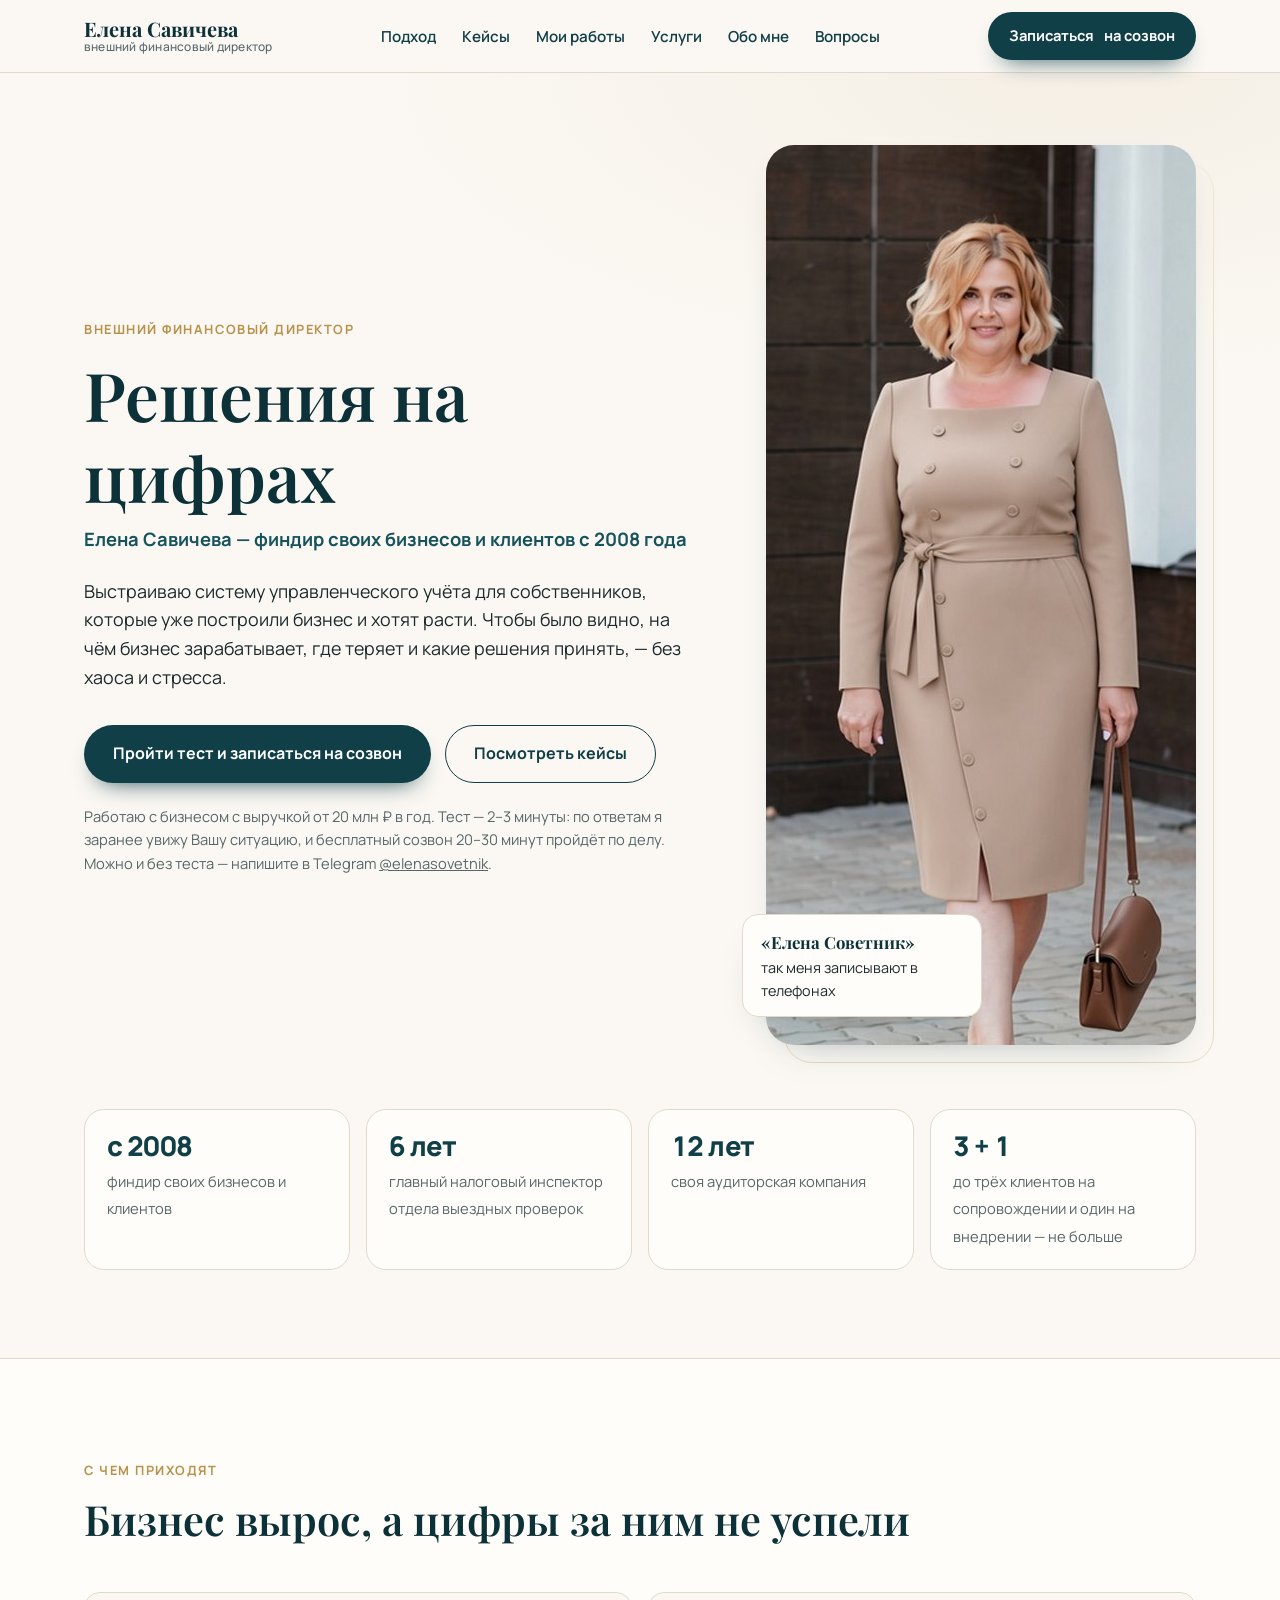
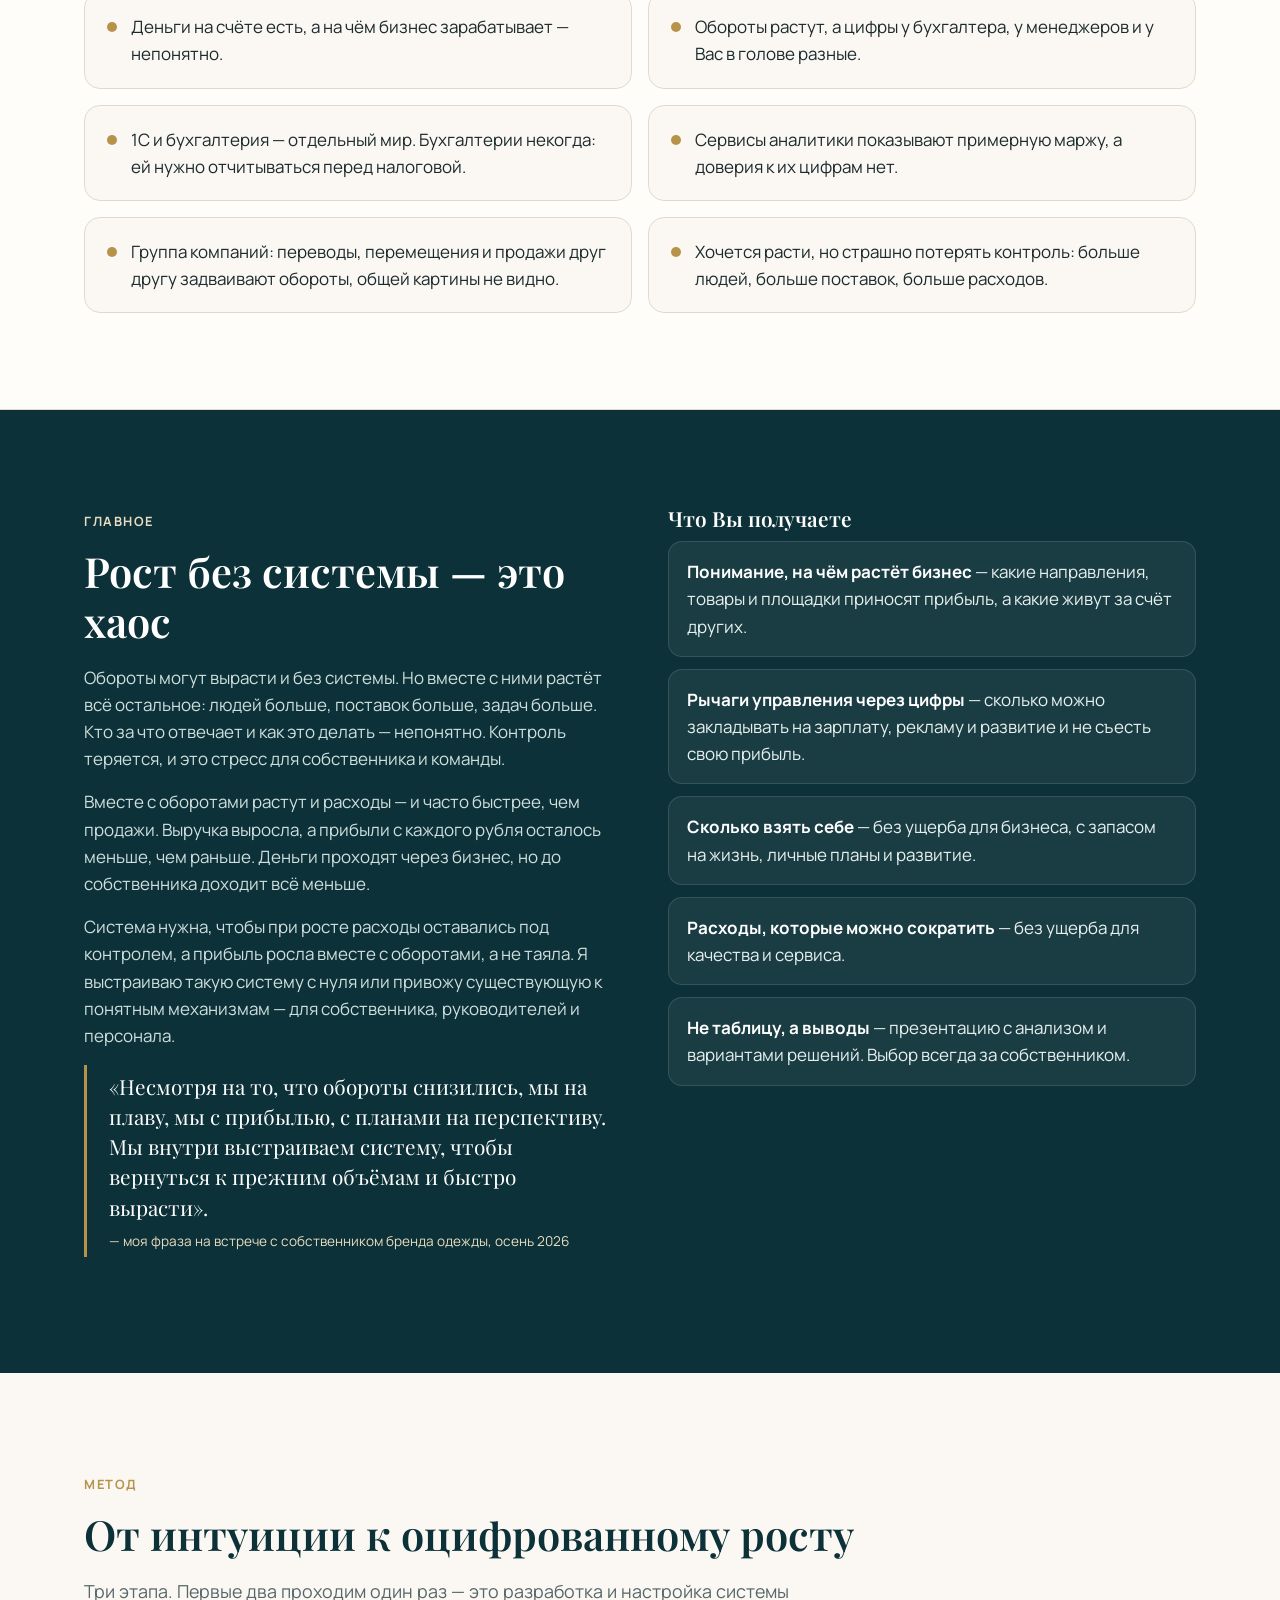
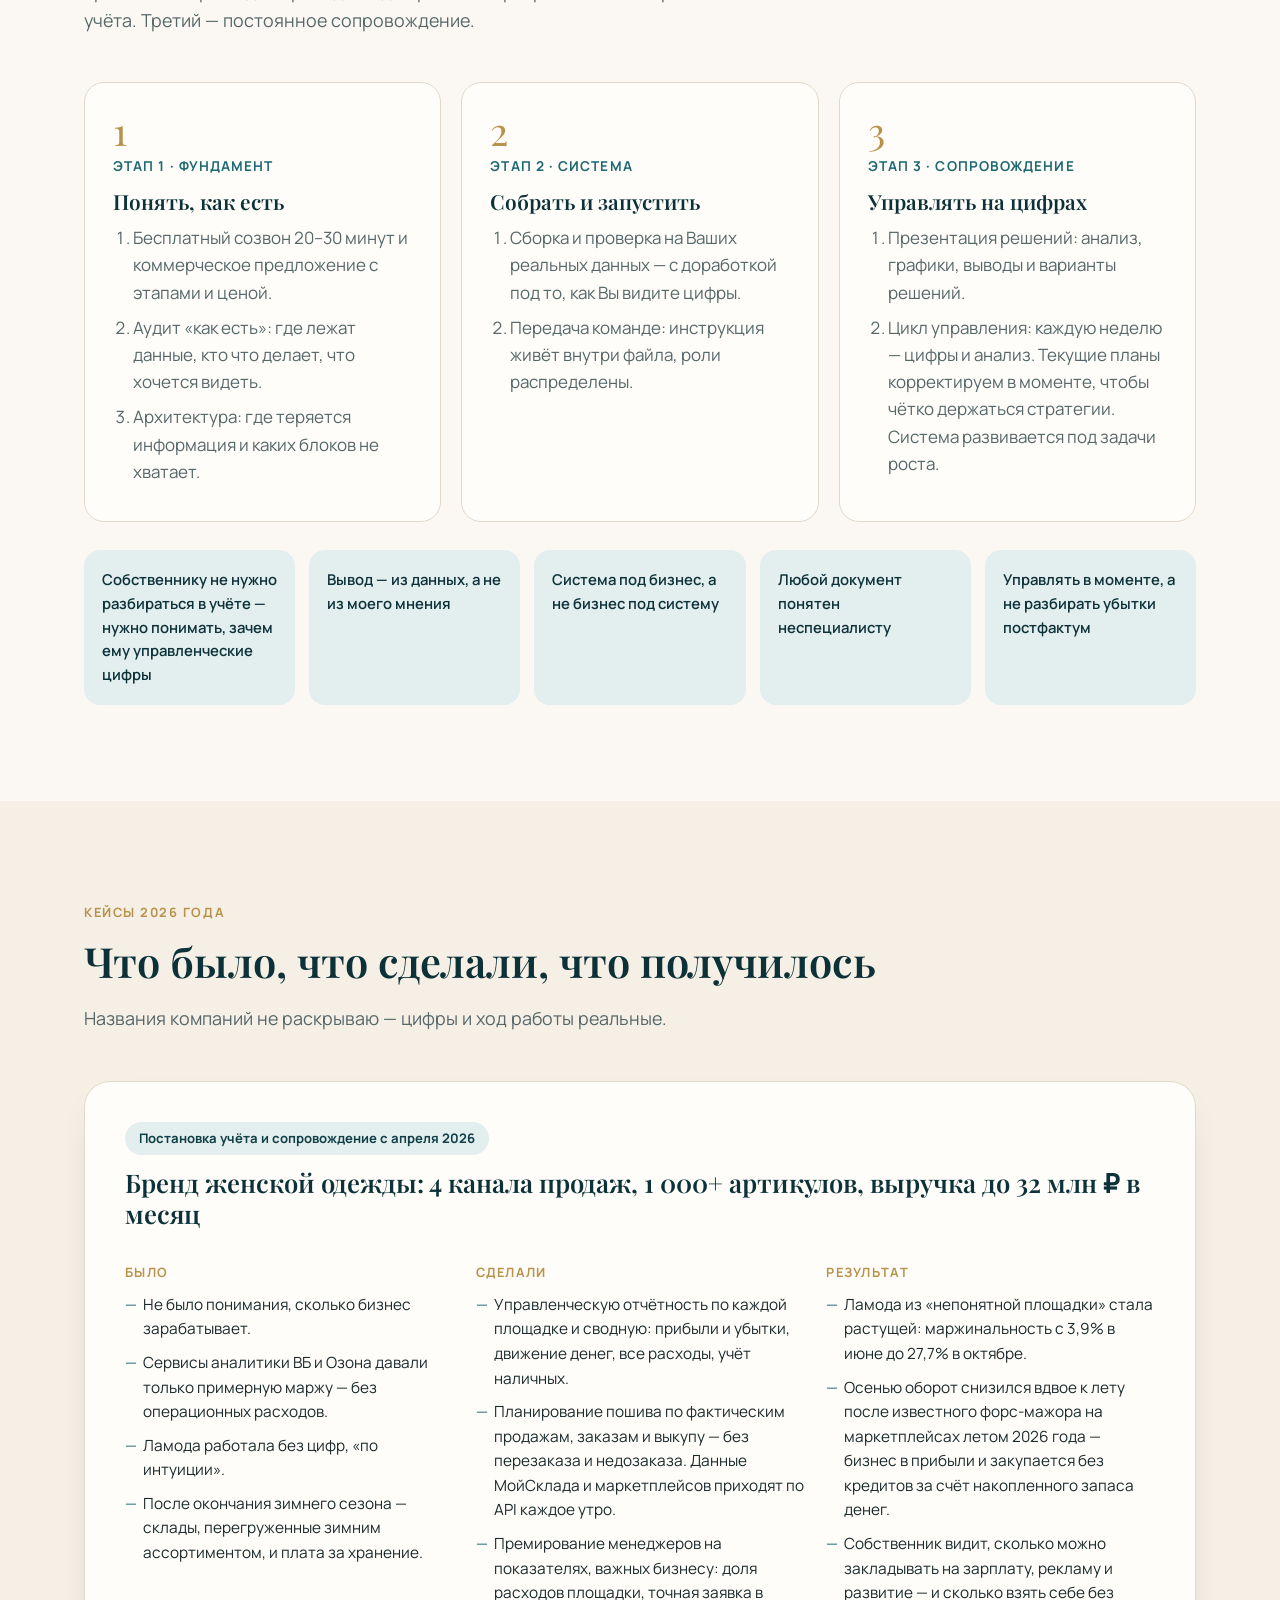
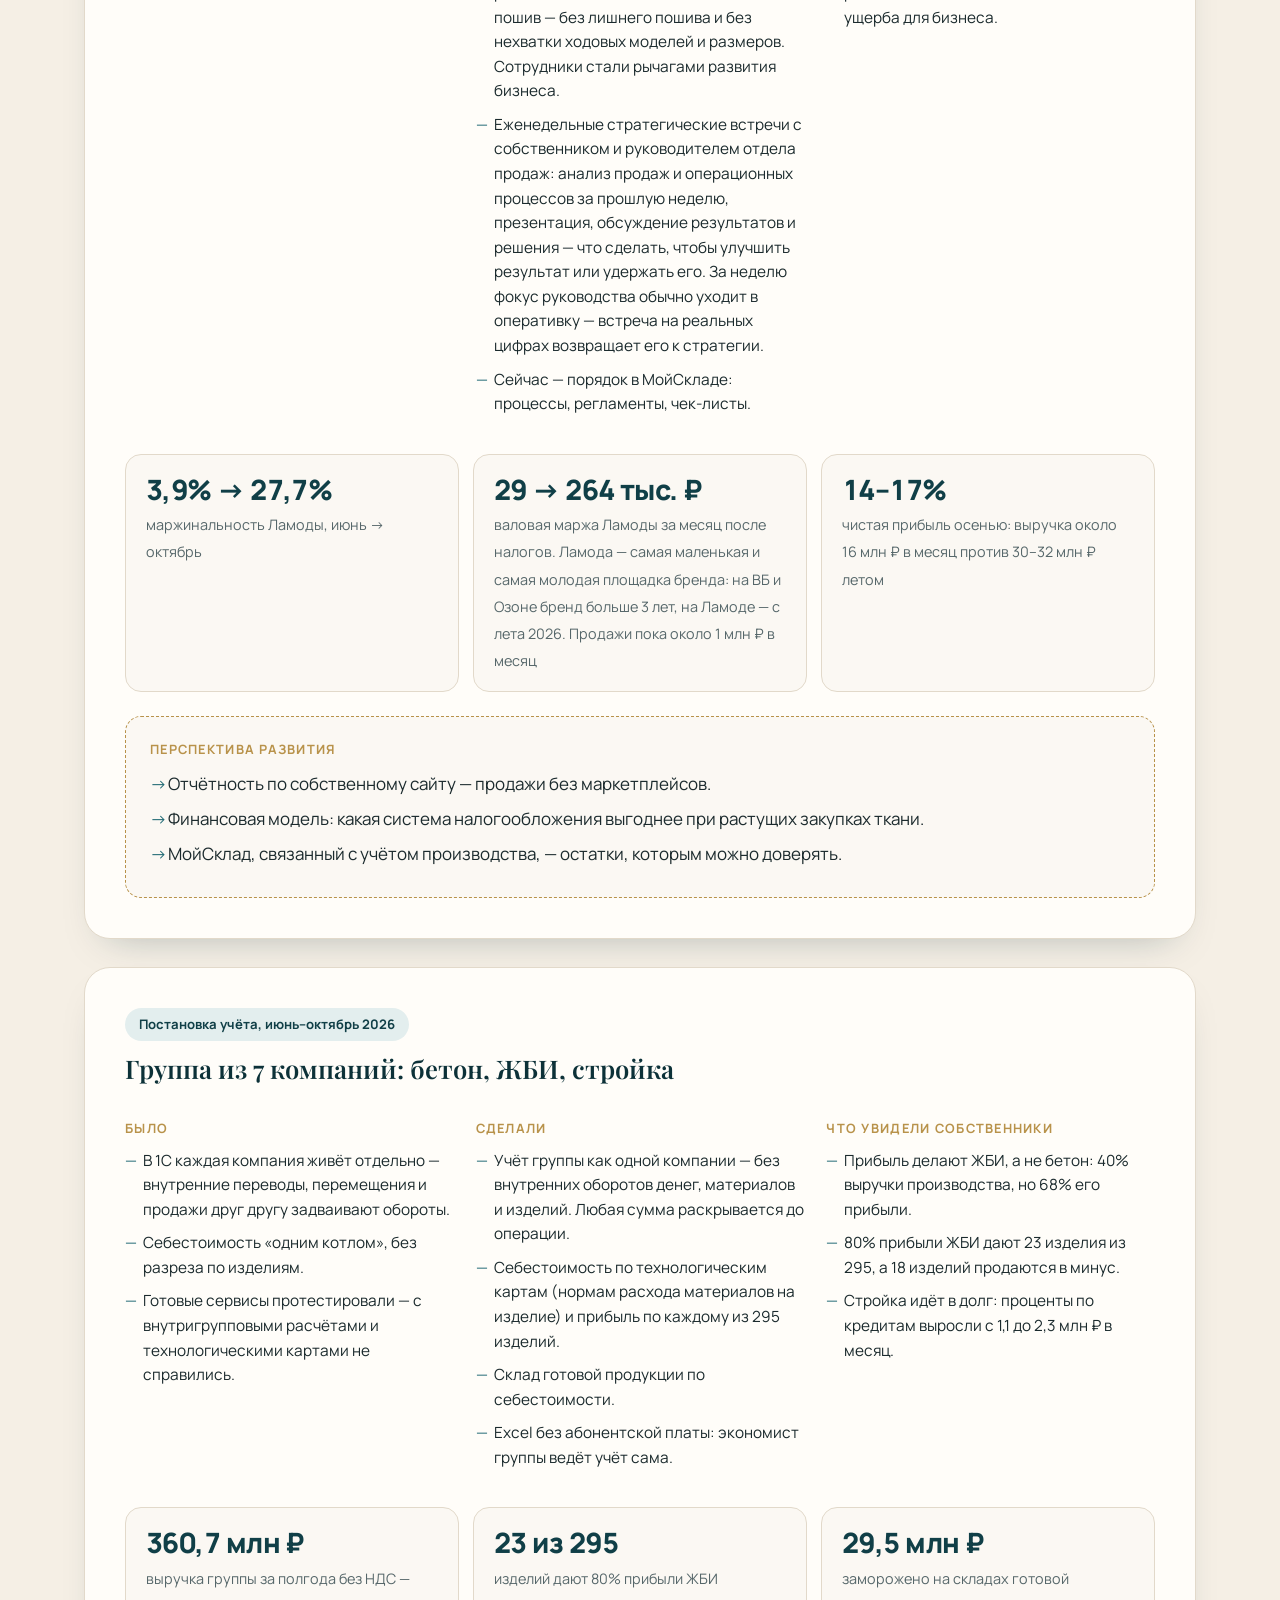
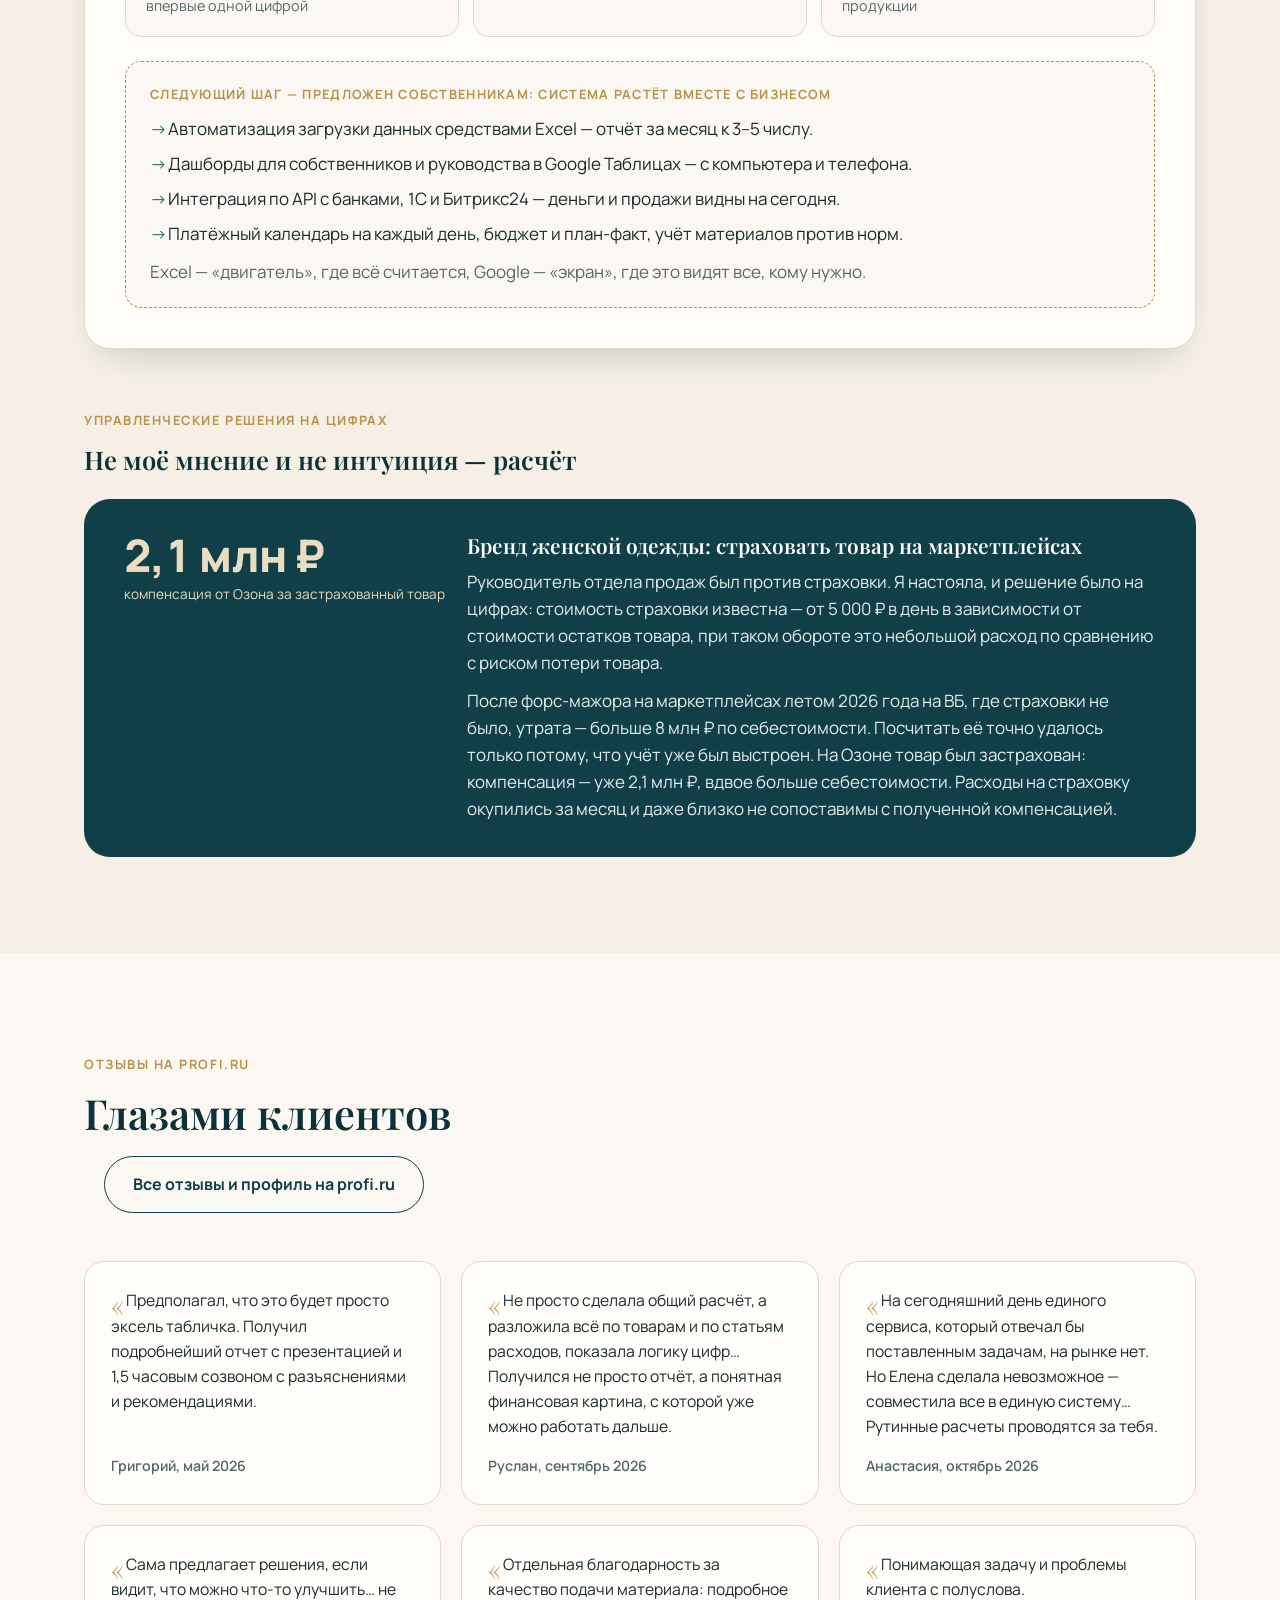
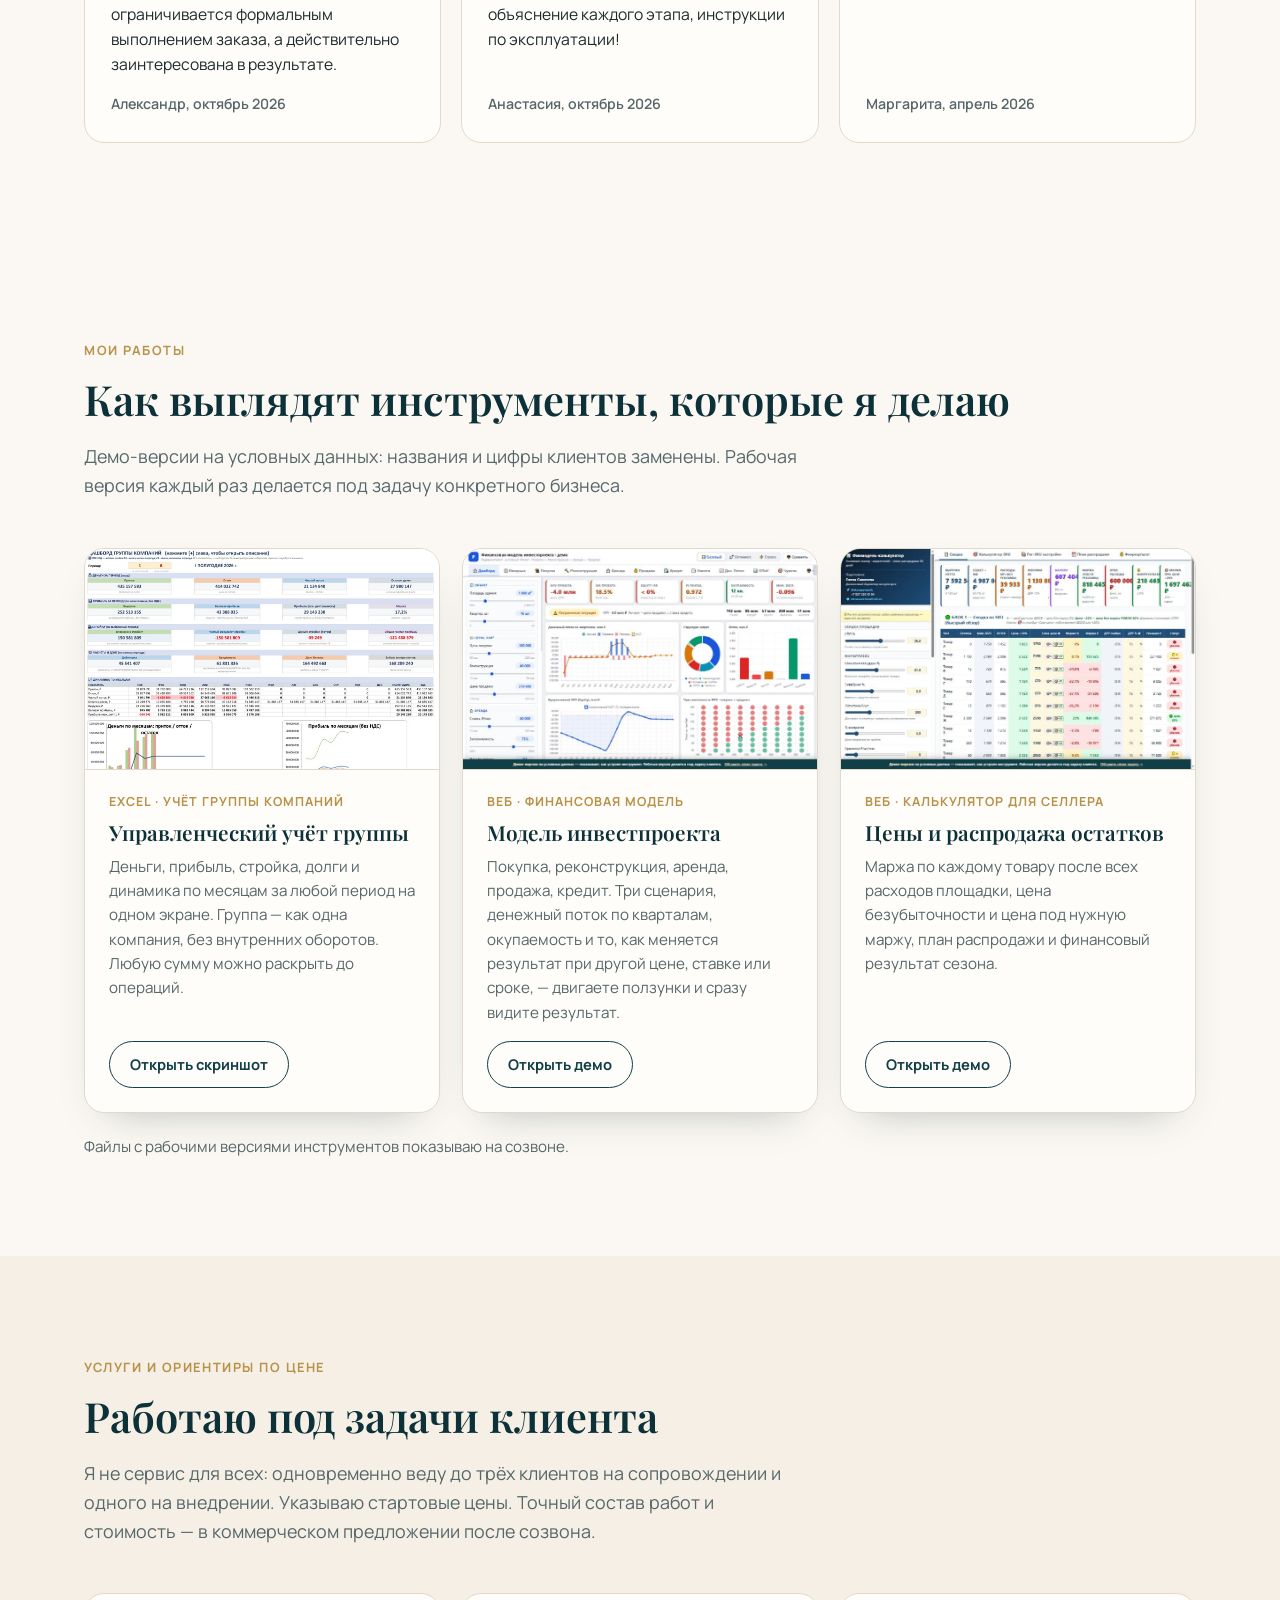
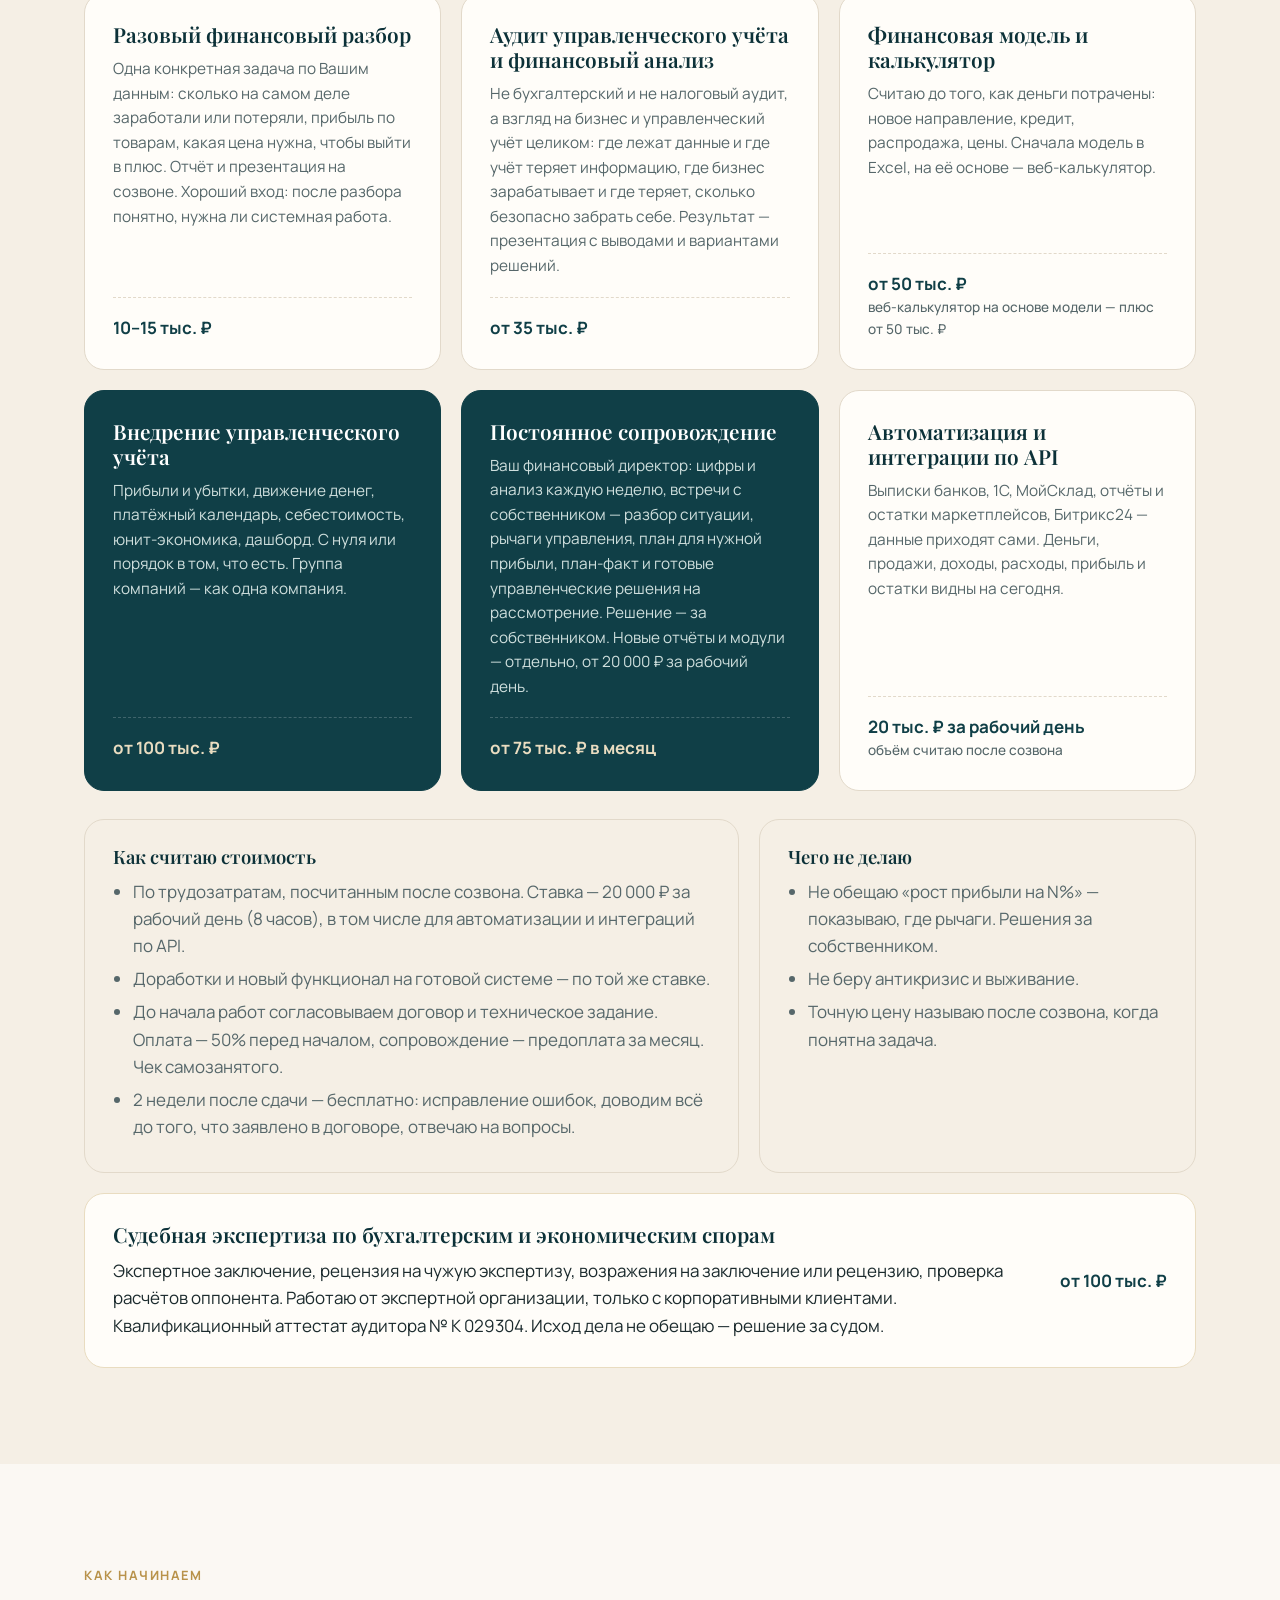
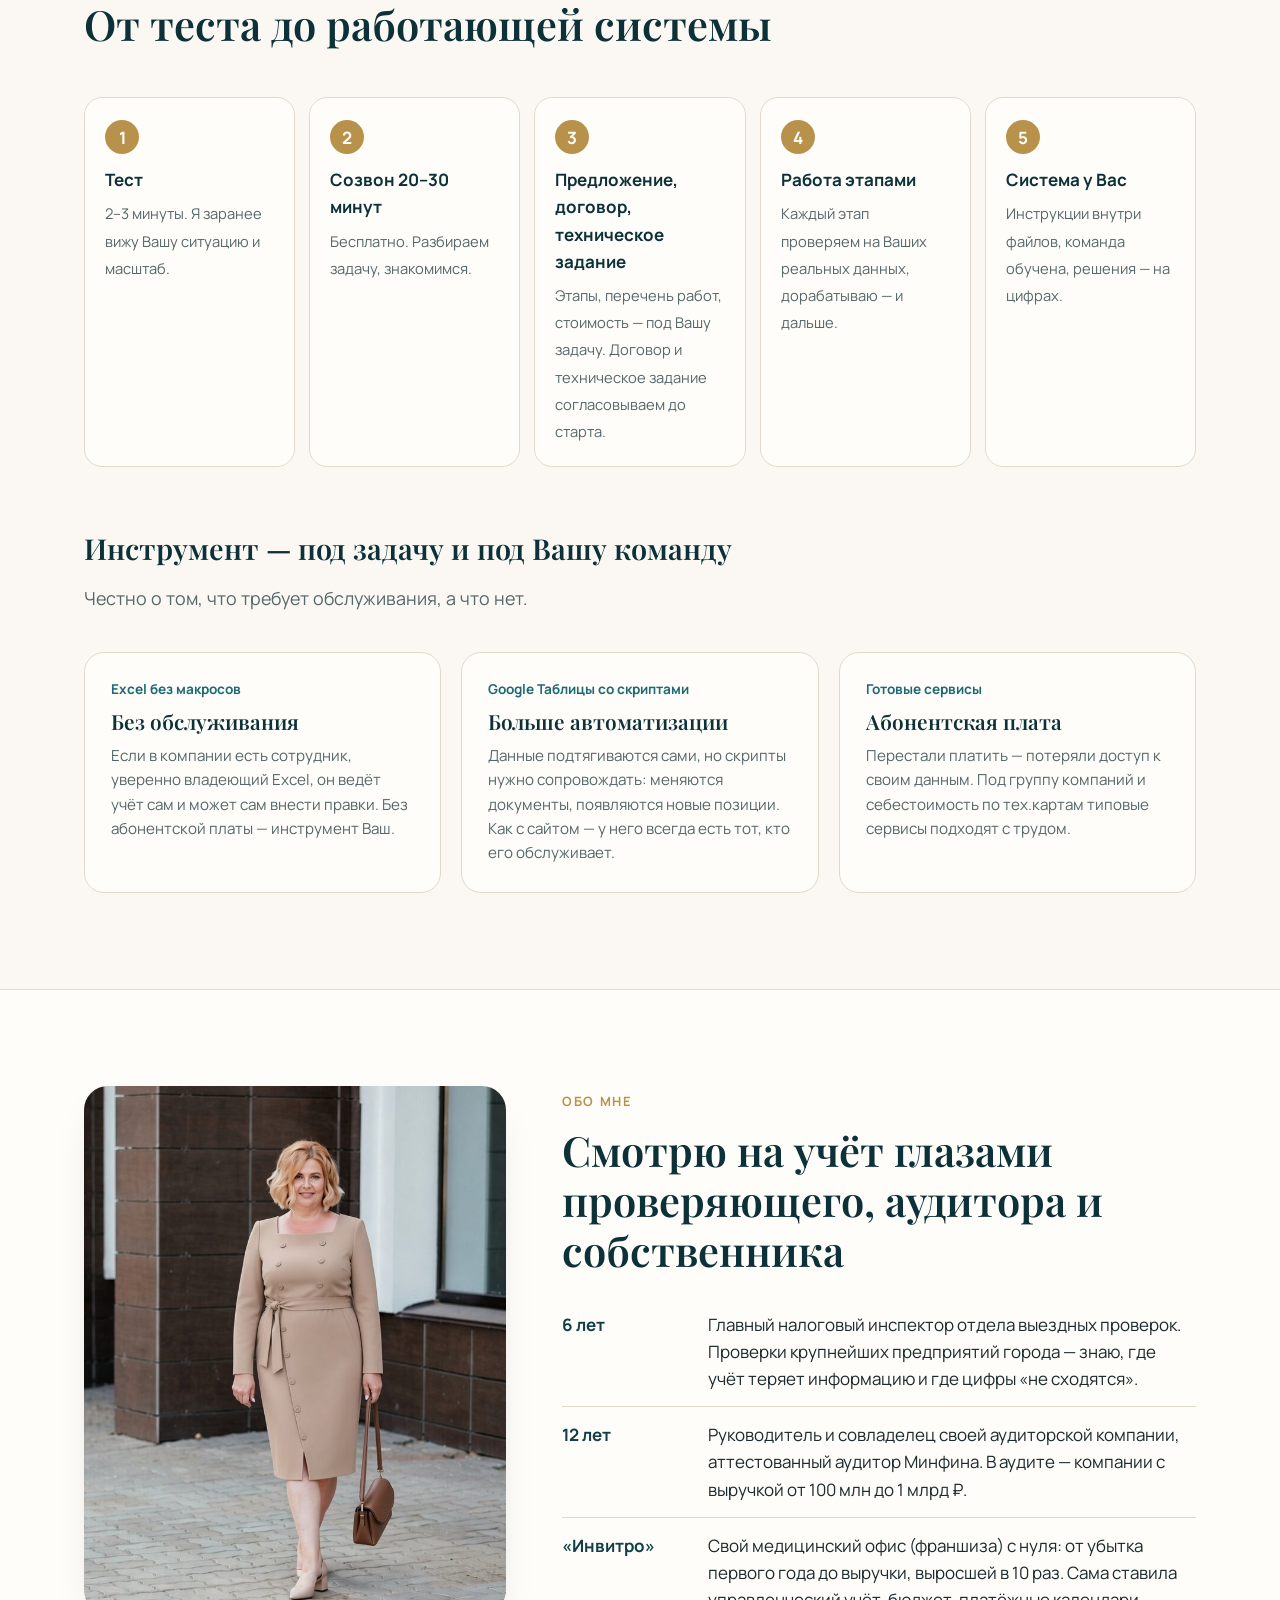
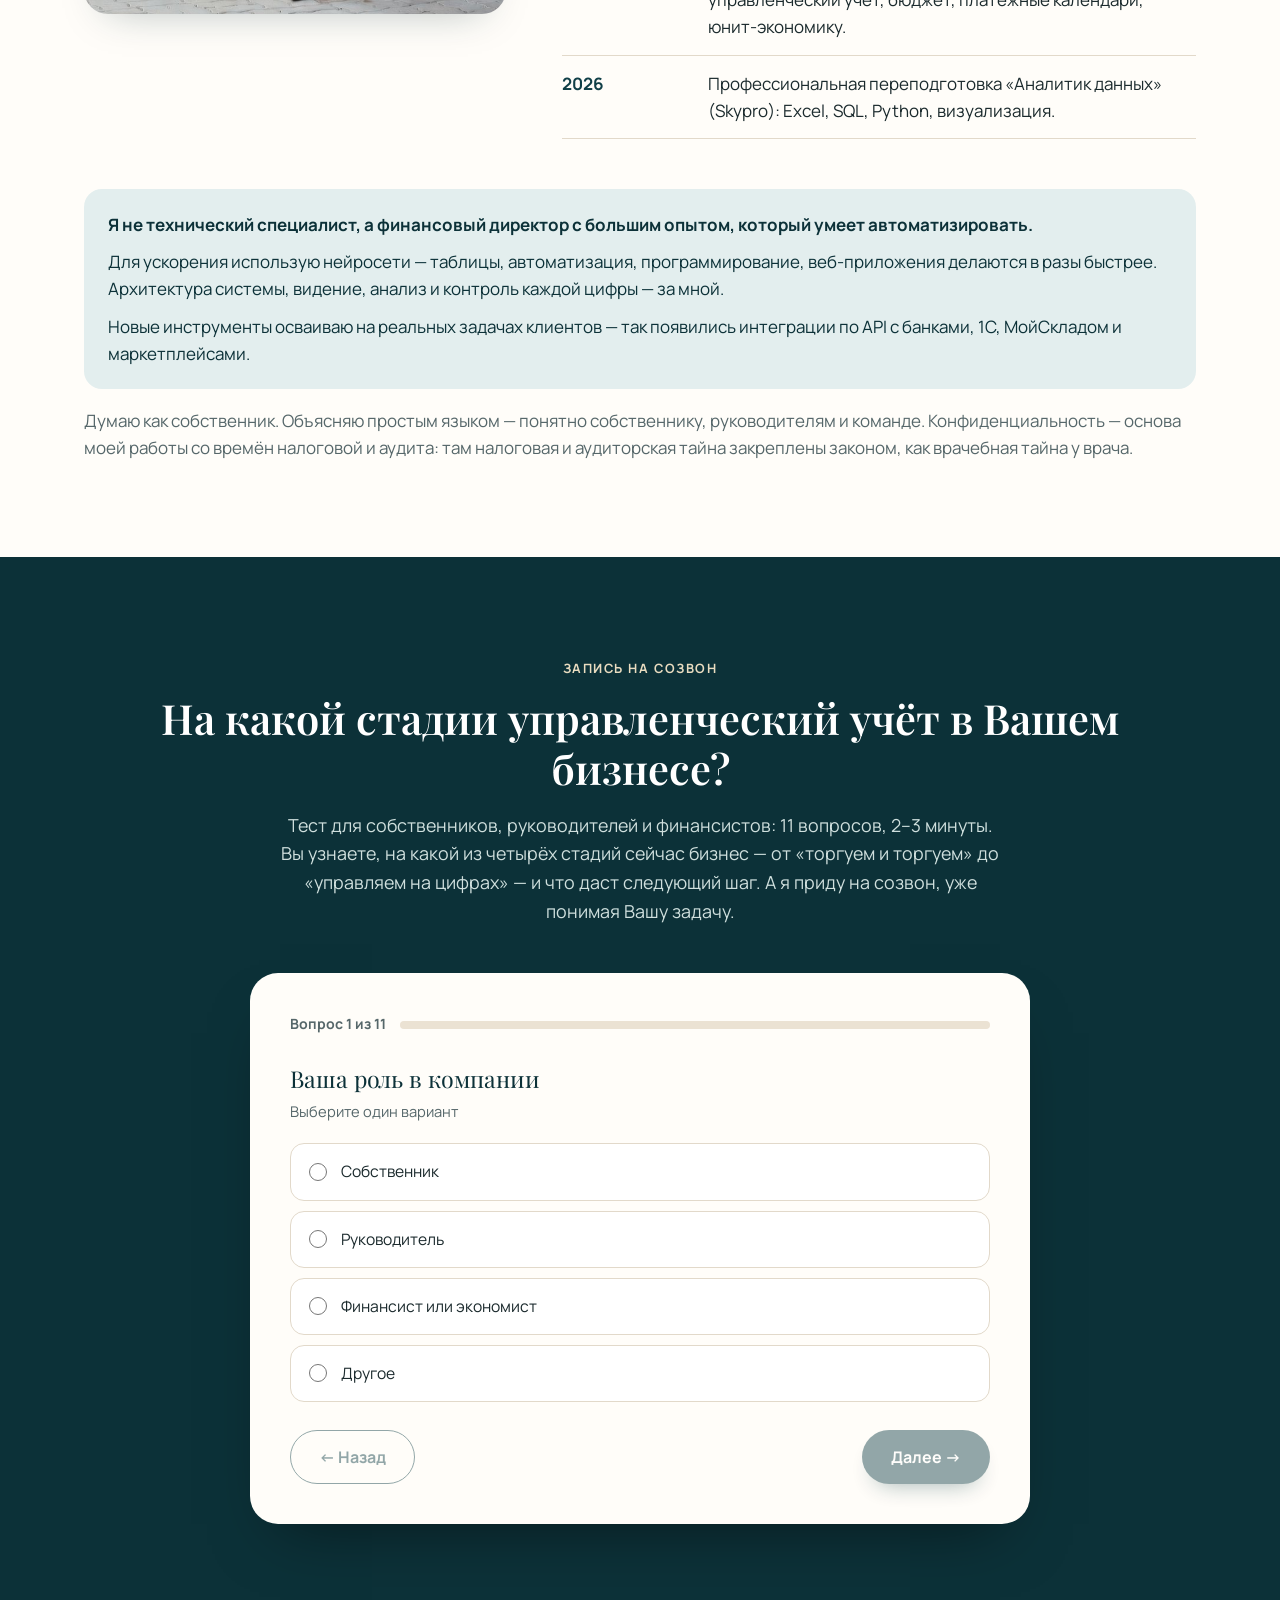
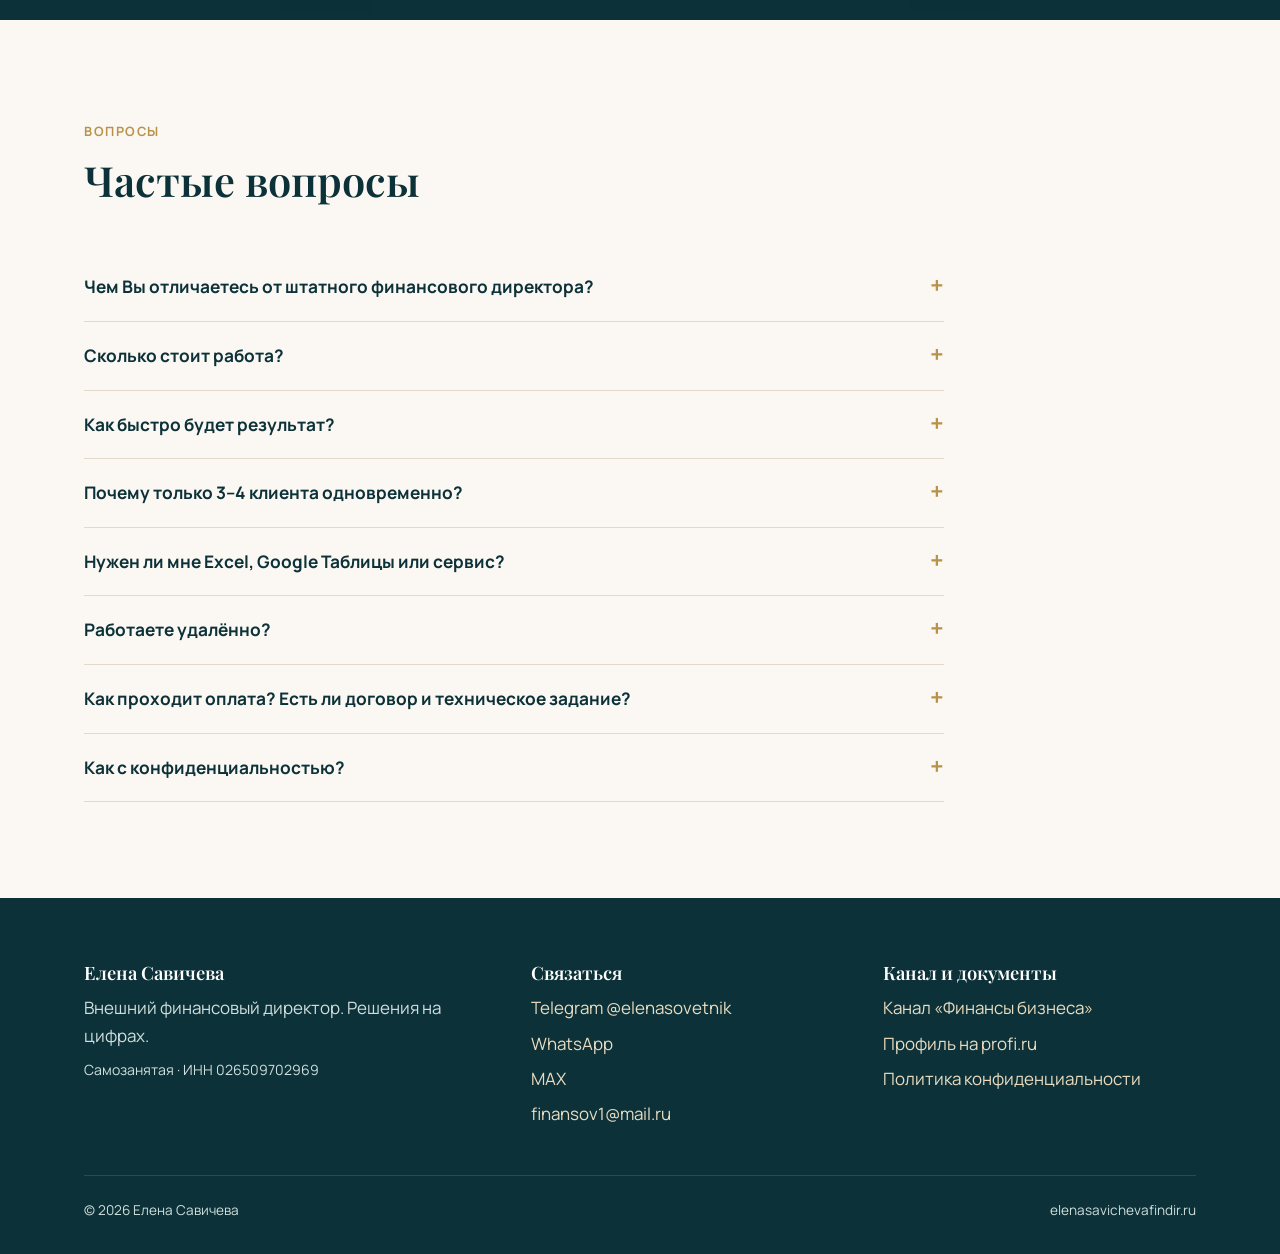
<file: index.html>
<!DOCTYPE html>
<html lang="ru">
<head>
<meta charset="UTF-8">
<meta name="viewport" content="width=device-width, initial-scale=1.0">
<title>Елена Савичева — внешний финансовый директор</title>
<meta name="description" content="Управленческий учёт, себестоимость, автоматизация и интеграции по API для собственников бизнеса. Финдир своих бизнесов и клиентов с 2008 года. Решения на цифрах.">
<meta name="keywords" content="внешний финансовый директор, управленческий учёт, учёт группы компаний, себестоимость по технологическим картам, юнит-экономика, автоматизация учёта, интеграция API, финансовый анализ, финансовая модель">
<meta name="author" content="Елена Савичева">
<meta property="og:title" content="Елена Савичева — внешний финансовый директор">
<meta property="og:description" content="Система управленческого учёта для собственников, которые выстроили бизнес и хотят расти без хаоса. Решения на цифрах.">
<meta property="og:image" content="https://elenasavichevafindir.ru/assets/elena.jpg">
<meta property="og:url" content="https://elenasavichevafindir.ru/">
<link rel="icon" href="favicon.ico">
<link rel="preconnect" href="https://fonts.googleapis.com">
<link rel="preconnect" href="https://fonts.gstatic.com" crossorigin>
<link href="https://fonts.googleapis.com/css2?family=Playfair+Display:wght@500;600;700&family=Manrope:wght@400;500;600;700&display=swap" rel="stylesheet">
<style>
:root{
  --teal-900:#0c3138;
  --teal-800:#103f47;
  --teal-700:#17535c;
  --teal-600:#1f6973;
  --teal-100:#e3eeee;
  --sand-50:#fbf8f3;
  --sand-100:#f5efe5;
  --sand-200:#ebe2d3;
  --ink:#1b2a2d;
  --muted:#56676a;
  --line:#e2d9ca;
  --gold:#b8924a;
  --gold-soft:#e9dcc0;
  --white:#fffdf9;
  --radius:20px;
  --shadow:0 18px 40px -24px rgba(12,49,56,.35);
}
*{margin:0;padding:0;box-sizing:border-box}
html{scroll-behavior:smooth}
body{font-family:'Manrope',-apple-system,'Segoe UI',Roboto,Arial,sans-serif;background:var(--sand-50);color:var(--ink);line-height:1.6;font-size:17px;-webkit-font-smoothing:antialiased}
img{max-width:100%;display:block}
a{color:inherit}
.container{max-width:1160px;margin:0 auto;padding:0 24px}
h1,h2,h3{font-family:'Playfair Display',Georgia,serif;font-weight:600;line-height:1.2;color:var(--teal-900)}
h2{font-size:clamp(1.9rem,3.4vw,2.6rem);margin-bottom:18px}
h3{font-size:1.3rem;margin-bottom:10px}
.eyebrow{display:inline-block;font-size:.8rem;letter-spacing:.12em;text-transform:uppercase;font-weight:700;color:var(--gold);margin-bottom:14px}
.lead{font-size:1.12rem;color:var(--muted);max-width:720px}
section{padding:96px 0}
.section-head{margin-bottom:48px}
.btn{display:inline-flex;align-items:center;justify-content:center;gap:10px;padding:15px 28px;border-radius:999px;font-weight:700;font-size:1rem;text-decoration:none;border:1.5px solid transparent;cursor:pointer;transition:transform .15s,background .15s,box-shadow .15s;font-family:inherit}
.btn-primary{background:var(--teal-800);color:#fff;box-shadow:0 12px 24px -14px var(--teal-800)}
.btn-primary:hover{background:var(--teal-700);transform:translateY(-1px)}
.btn-gold{background:var(--gold);color:#fff}
.btn-gold:hover{background:#a6813d}
.btn-ghost{border-color:var(--teal-800);color:var(--teal-800);background:transparent}
.btn-ghost:hover{background:var(--teal-100)}
.btn:disabled{opacity:.45;cursor:not-allowed;transform:none}

/* header */
header{position:sticky;top:0;z-index:50;background:rgba(251,248,243,.92);backdrop-filter:blur(10px);border-bottom:1px solid var(--line)}
.nav{display:flex;align-items:center;justify-content:space-between;height:72px;gap:20px}
.logo{font-family:'Playfair Display',serif;font-weight:700;font-size:1.25rem;color:var(--teal-900);text-decoration:none;line-height:1.1}
.logo small{display:block;font-family:'Manrope',sans-serif;font-weight:500;font-size:.75rem;color:var(--muted);letter-spacing:.02em}
.nav-links{display:flex;gap:26px;list-style:none}
.nav-links a{text-decoration:none;font-weight:600;font-size:.95rem;color:var(--teal-800)}
.nav-links a:hover{color:var(--gold)}
.nav .btn{padding:11px 20px;font-size:.92rem}

/* hero */
.hero{padding:72px 0 88px;background:radial-gradient(1200px 500px at 85% 0%,var(--sand-100),transparent 60%)}
.hero-grid{display:grid;grid-template-columns:1.15fr .85fr;gap:56px;align-items:center}
.hero h1{font-size:clamp(2.6rem,5.4vw,4.2rem);margin-bottom:10px}
.hero .name{font-size:1.15rem;font-weight:700;color:var(--teal-700);margin-bottom:22px}
.hero .lead{margin-bottom:34px;color:var(--ink)}
.hero-actions{display:flex;gap:14px;flex-wrap:wrap;margin-bottom:22px}
.hero-note{font-size:.92rem;color:var(--muted)}
.photo-wrap{position:relative;max-width:430px;justify-self:end;width:100%}
.photo-wrap img{border-radius:28px;box-shadow:var(--shadow);aspect-ratio:4/5;object-fit:cover;object-position:50% 20%;width:100%}
.photo-wrap::before{content:"";position:absolute;inset:18px -18px -18px 18px;border:1.5px solid var(--gold-soft);border-radius:28px;z-index:-1}
.photo-tag{position:absolute;left:-24px;bottom:28px;background:var(--white);border:1px solid var(--line);border-radius:16px;padding:14px 18px;box-shadow:var(--shadow);font-size:.9rem;max-width:240px}
.photo-tag b{font-family:'Playfair Display',serif;font-size:1.05rem;color:var(--teal-900);display:block}
.facts{display:grid;grid-template-columns:repeat(4,1fr);gap:16px;margin-top:64px}
.fact{background:var(--white);border:1px solid var(--line);border-radius:var(--radius);padding:20px 22px}
.fact b{display:block;font-family:'Manrope',sans-serif;font-weight:800;letter-spacing:-.02em;font-variant-numeric:tabular-nums;font-size:clamp(1.35rem,2.2vw,1.7rem);white-space:nowrap;color:var(--teal-800);line-height:1.15;margin-bottom:6px}
.fact span{font-size:.92rem;color:var(--muted)}

/* pains */
.pains{background:var(--white);border-top:1px solid var(--line);border-bottom:1px solid var(--line)}
.pain-grid{display:grid;grid-template-columns:repeat(2,1fr);gap:16px}
.pain{display:flex;gap:14px;align-items:flex-start;padding:20px 22px;border-radius:16px;background:var(--sand-50);border:1px solid var(--line)}
.pain::before{content:"";flex:0 0 10px;height:10px;margin-top:9px;border-radius:50%;background:var(--gold)}

/* idea */
.idea{background:var(--teal-900);color:#e8f0ef}
.idea h2{color:#fff}
.idea .eyebrow{color:var(--gold-soft)}
.idea-grid{display:grid;grid-template-columns:1fr 1fr;gap:56px;align-items:start}
.idea p{margin-bottom:16px;color:#cfdfdd}
.quote{border-left:3px solid var(--gold);padding:6px 0 6px 22px;font-family:'Playfair Display',serif;font-size:1.3rem;line-height:1.45;color:#fff;margin:8px 0 20px}
.quote cite{display:block;font-family:'Manrope',sans-serif;font-style:normal;font-size:.85rem;color:var(--gold-soft);margin-top:10px}
.gets{list-style:none;display:grid;gap:12px}
.gets li{background:rgba(255,255,255,.06);border:1px solid rgba(255,255,255,.12);border-radius:14px;padding:16px 18px}
.gets b{color:#fff}

/* method */
.phases{display:grid;grid-template-columns:repeat(3,1fr);gap:20px}
.phase{background:var(--white);border:1px solid var(--line);border-radius:var(--radius);padding:28px;position:relative}
.phase .num{font-family:'Playfair Display',serif;font-size:2.4rem;color:var(--gold);line-height:1}
.phase .role{font-size:.85rem;font-weight:700;color:var(--teal-600);text-transform:uppercase;letter-spacing:.08em;margin:6px 0 12px}
.phase ol{padding-left:20px;color:var(--muted)}
.phase li{margin-bottom:8px}
.principles{margin-top:28px;display:grid;grid-template-columns:repeat(5,1fr);gap:14px}
.principle{padding:18px;border-radius:16px;background:var(--teal-100);font-size:.93rem;color:var(--teal-900);font-weight:600}

/* cases */
.cases{background:var(--sand-100)}
.case{background:var(--white);border:1px solid var(--line);border-radius:26px;padding:40px;margin-bottom:28px;box-shadow:var(--shadow)}
.case-top{display:flex;justify-content:space-between;gap:20px;flex-wrap:wrap;margin-bottom:24px}
.tag{display:inline-block;font-size:.82rem;font-weight:700;padding:6px 14px;border-radius:999px;background:var(--teal-100);color:var(--teal-800)}
.case h3{font-size:1.6rem;margin-top:12px}
.case-cols{display:grid;grid-template-columns:1fr 1fr 1fr;gap:22px}
.case-cols h4{font-size:.8rem;text-transform:uppercase;letter-spacing:.1em;color:var(--gold);margin-bottom:10px}
.case-cols ul{list-style:none}
.case-cols li{padding-left:18px;position:relative;margin-bottom:9px;font-size:.96rem}
.case-cols li::before{content:"—";position:absolute;left:0;color:var(--teal-600)}
.metrics{display:grid;grid-template-columns:repeat(auto-fit,minmax(230px,1fr));gap:14px;margin-top:28px}
.metric{border-radius:16px;background:var(--sand-50);border:1px solid var(--line);padding:18px 20px}
.metric b{display:block;font-family:'Manrope',sans-serif;font-weight:800;letter-spacing:-.02em;font-variant-numeric:tabular-nums;font-size:clamp(1.3rem,2.2vw,1.75rem);white-space:nowrap;color:var(--teal-800);line-height:1.2;margin-bottom:4px}
.metric span{font-size:.9rem;color:var(--muted)}
.case-quote{margin-top:24px;padding:20px 24px;border-radius:16px;background:var(--teal-100);color:var(--teal-900)}
.mini-case{display:grid;grid-template-columns:auto 1fr;gap:22px;align-items:start;background:var(--teal-800);color:#e3eeee;border-radius:26px;padding:34px 40px}
.mini-case h3{color:#fff}
.mini-case .num{font-family:'Manrope',sans-serif;font-weight:800;letter-spacing:-.02em;font-variant-numeric:tabular-nums;font-size:clamp(2rem,4vw,2.8rem);white-space:nowrap;color:var(--gold-soft);line-height:1}
.next-box{margin-top:24px;padding:22px 24px;border-radius:16px;border:1.5px dashed var(--gold);background:var(--sand-50)}
.next-box h4{font-size:.8rem;text-transform:uppercase;letter-spacing:.1em;color:var(--gold);margin-bottom:10px}
.next-box ul{list-style:none}
.next-box li{padding-left:18px;position:relative;margin-bottom:8px}
.next-box li::before{content:"→";position:absolute;left:0;color:var(--teal-600)}

/* reviews */
.reviews-grid{display:grid;grid-template-columns:repeat(3,1fr);gap:20px}
.review{background:var(--white);border:1px solid var(--line);border-radius:var(--radius);padding:26px;display:flex;flex-direction:column;justify-content:space-between}
.review p{font-size:.98rem;margin-bottom:16px}
.review p::before{content:"«";font-family:'Playfair Display',serif;color:var(--gold);font-size:1.6rem;line-height:0;vertical-align:-.35em;margin-right:2px}
.review small{color:var(--muted);font-weight:600}

/* services */
.services-grid{display:grid;grid-template-columns:repeat(3,1fr);gap:20px}
.service{background:var(--white);border:1px solid var(--line);border-radius:var(--radius);padding:28px;display:flex;flex-direction:column}
.service p{color:var(--muted);font-size:.96rem;flex:1}
.price{margin-top:18px;padding-top:16px;border-top:1px dashed var(--line);font-weight:700;color:var(--teal-800)}
.price small{display:block;font-weight:500;color:var(--muted);font-size:.85rem}
.service.accent{background:var(--teal-800);border-color:var(--teal-800)}
.service.accent h3{color:#fff}
.service.accent p{color:#cfdfdd}
.service.accent .price{color:var(--gold-soft);border-color:rgba(255,255,255,.2)}
.service.accent .price small{color:#cfdfdd}
.price-note{margin-top:28px;display:grid;grid-template-columns:1.2fr .8fr;gap:20px}
.note-box{border-radius:var(--radius);padding:26px 28px;background:var(--sand-100);border:1px solid var(--line)}
.note-box h3{font-size:1.15rem}
.note-box ul{padding-left:20px;color:var(--muted)}
.note-box li{margin-bottom:6px}
.expert{margin-top:20px;border-radius:var(--radius);padding:28px;border:1.5px solid var(--gold-soft);background:var(--white);display:grid;grid-template-columns:1fr auto;gap:24px;align-items:center}


.profi-row{display:flex;align-items:center;gap:20px;flex-wrap:wrap;margin-top:18px}
/* works */
.works-grid{display:grid;grid-template-columns:repeat(3,1fr);gap:22px}
.work{background:var(--white);border:1px solid var(--line);border-radius:var(--radius);overflow:hidden;display:flex;flex-direction:column;box-shadow:var(--shadow)}
.work .shot{display:block;aspect-ratio:16/10;overflow:hidden;background:var(--sand-100);border-bottom:1px solid var(--line)}
.work .shot img{width:100%;height:100%;object-fit:cover;object-position:top left;transition:transform .4s}
.work:hover .shot img{transform:scale(1.03)}
.work .body{padding:22px 24px 24px;display:flex;flex-direction:column;flex:1}
.work .kind{font-size:.78rem;font-weight:700;text-transform:uppercase;letter-spacing:.08em;color:var(--gold);margin-bottom:8px}
.work p{color:var(--muted);font-size:.95rem;flex:1;margin-bottom:16px}
.work .btn{align-self:flex-start;padding:11px 20px;font-size:.92rem}
.works-note{margin-top:22px;color:var(--muted);font-size:.95rem}
/* process + tools */
.steps{display:grid;grid-template-columns:repeat(5,1fr);gap:14px;counter-reset:s}
.step{background:var(--white);border:1px solid var(--line);border-radius:18px;padding:22px 20px;counter-increment:s}
.step::before{content:counter(s);display:inline-grid;place-items:center;width:34px;height:34px;border-radius:50%;background:var(--gold);color:#fff;font-weight:700;margin-bottom:12px}
.step b{display:block;color:var(--teal-900);margin-bottom:6px}
.step span{font-size:.92rem;color:var(--muted)}
.tools{margin-top:40px;display:grid;grid-template-columns:repeat(3,1fr);gap:20px}
.tool{border-radius:var(--radius);padding:26px;background:var(--white);border:1px solid var(--line)}
.tool .who{font-size:.85rem;font-weight:700;color:var(--teal-600);margin-bottom:8px}
.tool p{font-size:.95rem;color:var(--muted)}

/* about */
.about{background:var(--white);border-top:1px solid var(--line)}
.about-grid{display:grid;grid-template-columns:.8fr 1.2fr;grid-template-areas:"photo text" "extra extra";column-gap:56px;row-gap:28px;align-items:start}
.about-photo{grid-area:photo}.about-text{grid-area:text}.about-extra{grid-area:extra}
.about-grid img{border-radius:24px;box-shadow:var(--shadow);width:100%;height:auto;aspect-ratio:4/5;object-fit:cover;object-position:50% 12%}
.timeline{list-style:none;margin:22px 0}
.timeline li{display:grid;grid-template-columns:130px 1fr;gap:16px;padding:14px 0;border-bottom:1px solid var(--line)}
.timeline b{color:var(--teal-800)}
.callout{margin-top:22px;padding:22px 24px;border-radius:18px;background:var(--teal-100);color:var(--teal-900)}
.callout p+p{margin-top:10px}

/* quiz */
.quiz-section{background:var(--teal-900)}
.quiz-section h2,.quiz-section .lead{color:#fff}
.quiz-section .lead{color:#cfdfdd}
.quiz-section .eyebrow{color:var(--gold-soft)}
.quiz{max-width:780px;margin:0 auto;background:var(--white);border-radius:28px;padding:40px;box-shadow:0 30px 60px -30px rgba(0,0,0,.5)}
.q-progress{display:flex;align-items:center;gap:14px;margin-bottom:28px;font-size:.88rem;font-weight:700;color:var(--muted)}
.q-bar{flex:1;height:8px;background:var(--sand-200);border-radius:99px;overflow:hidden}
.q-bar i{display:block;height:100%;width:0;background:var(--gold);transition:width .3s}
.q-title{font-family:'Playfair Display',serif;font-size:1.45rem;color:var(--teal-900);margin-bottom:6px;line-height:1.3}
.q-hint{color:var(--muted);font-size:.92rem;margin-bottom:20px}
.opts{display:grid;gap:10px;margin-bottom:28px}
.opt{display:flex;align-items:center;gap:14px;padding:15px 18px;border:1.5px solid var(--line);border-radius:14px;cursor:pointer;background:#fff;transition:border-color .15s,background .15s;font-size:.98rem}
.opt:hover{border-color:var(--teal-600)}
.opt input{accent-color:var(--teal-800);width:18px;height:18px;flex:0 0 18px}
.opt.sel{border-color:var(--teal-800);background:var(--teal-100)}
.q-nav{display:flex;justify-content:space-between;gap:12px}
.zone-badge{display:inline-block;padding:7px 16px;border-radius:99px;background:var(--gold-soft);color:var(--teal-900);font-weight:700;font-size:.88rem;margin-bottom:14px}
.ladder{display:grid;grid-template-columns:repeat(4,1fr);gap:8px;margin:18px 0 24px}
.ladder div{padding:12px;border-radius:12px;background:var(--sand-100);font-size:.82rem;font-weight:600;color:var(--muted);text-align:center}
.ladder div.on{background:var(--teal-800);color:#fff}
.result-block{margin-bottom:18px}
.result-block h4{font-size:.8rem;text-transform:uppercase;letter-spacing:.1em;color:var(--gold);margin-bottom:8px}
.result-block ul{padding-left:20px}
.result-block li{margin-bottom:6px}
.fit{padding:16px 18px;border-radius:14px;background:var(--sand-100);margin:18px 0 24px;font-size:.96rem}
.field{margin-bottom:14px}
.field label{display:block;font-weight:600;font-size:.9rem;margin-bottom:6px;color:var(--teal-900)}
.field input{width:100%;padding:14px 16px;border:1.5px solid var(--line);border-radius:12px;font:inherit;background:#fff}
.field input:focus{outline:none;border-color:var(--teal-700)}
.consent{display:flex;gap:10px;align-items:flex-start;font-size:.88rem;color:var(--muted);margin:16px 0 22px}
.consent input{margin-top:4px;accent-color:var(--teal-800);width:18px;height:18px;flex:0 0 18px}
.form-msg{font-size:.9rem;margin-top:12px;color:#a33}
.messengers{display:flex;gap:12px;flex-wrap:wrap;margin-top:18px}
.hp{position:absolute;left:-9999px}

/* faq */
.faq-list{max-width:860px}
details{border-bottom:1px solid var(--line);padding:20px 0}
summary{cursor:pointer;font-weight:700;font-size:1.08rem;color:var(--teal-900);list-style:none;display:flex;justify-content:space-between;gap:16px}
summary::after{content:"+";color:var(--gold);font-size:1.5rem;line-height:1}
details[open] summary::after{content:"–"}
details p{margin-top:12px;color:var(--muted)}

/* footer */
footer{background:var(--teal-900);color:#cfdfdd;padding:64px 0 32px}
.foot-grid{display:grid;grid-template-columns:1.3fr 1fr 1fr;gap:40px;margin-bottom:40px}
footer h3{color:#fff;font-size:1.15rem}
footer a{color:#e9dcc0;text-decoration:none}
footer a:hover{text-decoration:underline}
footer li{list-style:none;margin-bottom:8px}
.copy{border-top:1px solid rgba(255,255,255,.12);padding-top:24px;font-size:.85rem;display:flex;justify-content:space-between;gap:16px;flex-wrap:wrap}

.reveal{opacity:0;transform:translateY(16px);transition:opacity .6s,transform .6s}
.reveal.in{opacity:1;transform:none}
@media (prefers-reduced-motion:reduce){.reveal{opacity:1;transform:none;transition:none}html{scroll-behavior:auto}}

@media (max-width:1000px){
  .hero-grid,.idea-grid,.about-grid,.price-note{grid-template-columns:1fr}
  .about-grid{grid-template-areas:"photo" "text" "extra"}
  .facts{grid-template-columns:repeat(2,1fr)}
  .phases,.services-grid,.reviews-grid,.tools,.works-grid{grid-template-columns:1fr 1fr}
  .principles{grid-template-columns:1fr 1fr}
  .steps{grid-template-columns:1fr 1fr}
  .case-cols{grid-template-columns:1fr}
  .nav-links{display:none}
  .photo-wrap{max-width:420px}
}
@media (max-width:640px){
  body{font-size:16px}
  .container{padding:0 16px}
  section{padding:68px 0}
  .hero{padding:40px 0 60px}
  .facts,.phases,.services-grid,.reviews-grid,.tools,.works-grid,.principles,.steps,.pain-grid,.ladder{grid-template-columns:1fr}
  .metric b,.fact b{white-space:normal}
  .case,.quiz{padding:26px 20px}
  .mini-case,.expert{grid-template-columns:1fr;padding:26px 22px}
  .photo-tag{left:12px;bottom:12px}
  .photo-wrap::before{display:none}
  .timeline li{grid-template-columns:1fr;gap:2px}
  .foot-grid{grid-template-columns:1fr}
  .nav .btn{padding:10px 14px;font-size:.85rem}
  .q-nav .btn{padding:13px 18px}
  .hero-actions .btn{width:100%}
  .hide-sm{display:none}
}
</style>
</head>
<body>

<header>
  <div class="container nav">
    <a class="logo" href="#top">Елена Савичева<small>внешний финансовый директор</small></a>
    <ul class="nav-links">
      <li><a href="#approach">Подход</a></li>
      <li><a href="#cases">Кейсы</a></li>
      <li><a href="#works">Мои работы</a></li>
      <li><a href="#services">Услуги</a></li>
      <li><a href="#about">Обо мне</a></li>
      <li><a href="#faq">Вопросы</a></li>
    </ul>
    <a class="btn btn-primary" href="#test">Записаться<span class="hide-sm"> на созвон</span></a>
  </div>
</header>

<main id="top">

<!-- HERO -->
<section class="hero">
  <div class="container">
    <div class="hero-grid">
      <div class="reveal">
        <span class="eyebrow">Внешний финансовый директор</span>
        <h1>Решения на цифрах</h1>
        <p class="name">Елена Савичева — финдир своих бизнесов и клиентов с 2008 года</p>
        <p class="lead">Выстраиваю систему управленческого учёта для собственников, которые уже построили бизнес и хотят расти. Чтобы было видно, на чём бизнес зарабатывает, где теряет и какие решения принять, — без хаоса и стресса.</p>
        <div class="hero-actions">
          <a class="btn btn-primary" href="#test">Пройти тест и записаться на созвон</a>
          <a class="btn btn-ghost" href="#cases">Посмотреть кейсы</a>
        </div>
        <p class="hero-note">Работаю с бизнесом с выручкой от 20 млн ₽ в год. Тест — 2–3 минуты: по ответам я заранее увижу Вашу ситуацию, и бесплатный созвон 20–30 минут пройдёт по делу. Можно и без теста — напишите в Telegram <a href="https://t.me/elenasovetnik" target="_blank" rel="noopener">@elenasovetnik</a>.</p>
      </div>
      <div class="photo-wrap reveal">
        <img src="assets/elena.jpg" alt="Елена Савичева, внешний финансовый директор" width="720" height="900">
        <div class="photo-tag"><b>«Елена Советник»</b>так меня записывают в телефонах</div>
      </div>
    </div>
    <div class="facts reveal">
      <div class="fact"><b>с 2008</b><span>финдир своих бизнесов и клиентов</span></div>
      <div class="fact"><b>6 лет</b><span>главный налоговый инспектор отдела выездных проверок</span></div>
      <div class="fact"><b>12 лет</b><span>своя аудиторская компания</span></div>
      <div class="fact"><b>3 + 1</b><span>до трёх клиентов на сопровождении и один на внедрении — не больше</span></div>
    </div>
  </div>
</section>

<!-- PAINS -->
<section class="pains">
  <div class="container">
    <div class="section-head reveal">
      <span class="eyebrow">С чем приходят</span>
      <h2>Бизнес вырос, а цифры за ним не успели</h2>
    </div>
    <div class="pain-grid reveal">
      <div class="pain">Деньги на счёте есть, а на чём бизнес зарабатывает — непонятно.</div>
      <div class="pain">Обороты растут, а цифры у бухгалтера, у менеджеров и у Вас в голове разные.</div>
      <div class="pain">1С и бухгалтерия — отдельный мир. Бухгалтерии некогда: ей нужно отчитываться перед налоговой.</div>
      <div class="pain">Сервисы аналитики показывают примерную маржу, а доверия к их цифрам нет.</div>
      <div class="pain">Группа компаний: переводы, перемещения и продажи друг другу задваивают обороты, общей картины не видно.</div>
      <div class="pain">Хочется расти, но страшно потерять контроль: больше людей, больше поставок, больше расходов.</div>
    </div>
  </div>
</section>

<!-- IDEA -->
<section class="idea" id="approach">
  <div class="container idea-grid">
    <div class="reveal">
      <span class="eyebrow">Главное</span>
      <h2>Рост без системы — это хаос</h2>
      <p>Обороты могут вырасти и без системы. Но вместе с ними растёт всё остальное: людей больше, поставок больше, задач больше. Кто за что отвечает и как это делать — непонятно. Контроль теряется, и это стресс для собственника и команды.</p>
      <p>Вместе с оборотами растут и расходы — и часто быстрее, чем продажи. Выручка выросла, а прибыли с каждого рубля осталось меньше, чем раньше. Деньги проходят через бизнес, но до собственника доходит всё меньше.</p>
      <p>Система нужна, чтобы при росте расходы оставались под контролем, а прибыль росла вместе с оборотами, а не таяла. Я выстраиваю такую систему с нуля или привожу существующую к понятным механизмам — для собственника, руководителей и персонала.</p>
      <div class="quote">«Несмотря на то, что обороты снизились, мы на плаву, мы с прибылью, с планами на перспективу. Мы внутри выстраиваем систему, чтобы вернуться к прежним объёмам и быстро вырасти».<cite>— моя фраза на встрече с собственником бренда одежды, осень 2026</cite></div>
    </div>
    <div class="reveal">
      <h3 style="color:#fff">Что Вы получаете</h3>
      <ul class="gets">
        <li><b>Понимание, на чём растёт бизнес</b> — какие направления, товары и площадки приносят прибыль, а какие живут за счёт других.</li>
        <li><b>Рычаги управления через цифры</b> — сколько можно закладывать на зарплату, рекламу и развитие и не съесть свою прибыль.</li>
        <li><b>Сколько взять себе</b> — без ущерба для бизнеса, с запасом на жизнь, личные планы и развитие.</li>
        <li><b>Расходы, которые можно сократить</b> — без ущерба для качества и сервиса.</li>
        <li><b>Не таблицу, а выводы</b> — презентацию с анализом и вариантами решений. Выбор всегда за собственником.</li>
      </ul>
    </div>
  </div>
</section>

<!-- METHOD -->
<section id="method">
  <div class="container">
    <div class="section-head reveal">
      <span class="eyebrow">Метод</span>
      <h2>От интуиции к оцифрованному росту</h2>
      <p class="lead">Три этапа. Первые два проходим один раз — это разработка и настройка системы учёта. Третий — постоянное сопровождение.</p>
    </div>
    <div class="phases reveal">
      <div class="phase">
        <div class="num">1</div>
        <div class="role">Этап 1 · фундамент</div>
        <h3>Понять, как есть</h3>
        <ol>
          <li>Бесплатный созвон 20–30 минут и коммерческое предложение с этапами и ценой.</li>
          <li>Аудит «как есть»: где лежат данные, кто что делает, что хочется видеть.</li>
          <li>Архитектура: где теряется информация и каких блоков не хватает.</li>
        </ol>
      </div>
      <div class="phase">
        <div class="num">2</div>
        <div class="role">Этап 2 · система</div>
        <h3>Собрать и запустить</h3>
        <ol>
          <li>Сборка и проверка на Ваших реальных данных — с доработкой под то, как Вы видите цифры.</li>
          <li>Передача команде: инструкция живёт внутри файла, роли распределены.</li>
        </ol>
      </div>
      <div class="phase">
        <div class="num">3</div>
        <div class="role">Этап 3 · сопровождение</div>
        <h3>Управлять на цифрах</h3>
        <ol>
          <li>Презентация решений: анализ, графики, выводы и варианты решений.</li>
          <li>Цикл управления: каждую неделю — цифры и анализ. Текущие планы корректируем в моменте, чтобы чётко держаться стратегии. Система развивается под задачи роста.</li>
        </ol>
      </div>
    </div>
    <div class="principles reveal">
      <div class="principle">Собственнику не нужно разбираться в учёте — нужно понимать, зачем ему управленческие цифры</div>
      <div class="principle">Вывод — из данных, а не из моего мнения</div>
      <div class="principle">Система под бизнес, а не бизнес под систему</div>
      <div class="principle">Любой документ понятен неспециалисту</div>
      <div class="principle">Управлять в моменте, а не разбирать убытки постфактум</div>
    </div>
  </div>
</section>

<!-- CASES -->
<section class="cases" id="cases">
  <div class="container">
    <div class="section-head reveal">
      <span class="eyebrow">Кейсы 2026 года</span>
      <h2>Что было, что сделали, что получилось</h2>
      <p class="lead">Названия компаний не раскрываю — цифры и ход работы реальные.</p>
    </div>

    <article class="case reveal">
      <div class="case-top">
        <div>
          <span class="tag">Постановка учёта и сопровождение с апреля 2026</span>
          <h3>Бренд женской одежды: 4 канала продаж, 1 000+ артикулов, выручка до 32 млн ₽ в месяц</h3>
        </div>
      </div>
      <div class="case-cols">
        <div>
          <h4>Было</h4>
          <ul>
            <li>Не было понимания, сколько бизнес зарабатывает.</li>
            <li>Сервисы аналитики ВБ и Озона давали только примерную маржу — без операционных расходов.</li>
            <li>Ламода работала без цифр, «по интуиции».</li>
            <li>После окончания зимнего сезона — склады, перегруженные зимним ассортиментом, и плата за хранение.</li>
          </ul>
        </div>
        <div>
          <h4>Сделали</h4>
          <ul>
            <li>Управленческую отчётность по каждой площадке и сводную: прибыли и убытки, движение денег, все расходы, учёт наличных.</li>
            <li>Планирование пошива по фактическим продажам, заказам и выкупу — без перезаказа и недозаказа. Данные МойСклада и маркетплейсов приходят по API каждое утро.</li>
            <li>Премирование менеджеров на показателях, важных бизнесу: доля расходов площадки, точная заявка в пошив — без лишнего пошива и без нехватки ходовых моделей и размеров. Сотрудники стали рычагами развития бизнеса.</li>
            <li>Еженедельные стратегические встречи с собственником и руководителем отдела продаж: анализ продаж и операционных процессов за прошлую неделю, презентация, обсуждение результатов и решения — что сделать, чтобы улучшить результат или удержать его. За неделю фокус руководства обычно уходит в оперативку — встреча на реальных цифрах возвращает его к стратегии.</li>
            <li>Сейчас — порядок в МойСкладе: процессы, регламенты, чек-листы.</li>
          </ul>
        </div>
        <div>
          <h4>Результат</h4>
          <ul>
            <li>Ламода из «непонятной площадки» стала растущей: маржинальность с 3,9% в июне до 27,7% в октябре.</li>
            <li>Осенью оборот снизился вдвое к лету после известного форс-мажора на маркетплейсах летом 2026 года — бизнес в прибыли и закупается без кредитов за счёт накопленного запаса денег.</li>
            <li>Собственник видит, сколько можно закладывать на зарплату, рекламу и развитие — и сколько взять себе без ущерба для бизнеса.</li>
          </ul>
        </div>
      </div>
      <div class="metrics">
        <div class="metric"><b>3,9% → 27,7%</b><span>маржинальность Ламоды, июнь → октябрь</span></div>
        <div class="metric"><b>29 → 264 тыс. ₽</b><span>валовая маржа Ламоды за месяц после налогов. Ламода — самая маленькая и самая молодая площадка бренда: на ВБ и Озоне бренд больше 3 лет, на Ламоде — с лета 2026. Продажи пока около 1 млн ₽ в месяц</span></div>
        <div class="metric"><b>14–17%</b><span>чистая прибыль осенью: выручка около 16 млн ₽ в месяц против 30–32 млн ₽ летом</span></div>
      </div>
      <div class="next-box">
        <h4>Перспектива развития</h4>
        <ul>
          <li>Отчётность по собственному сайту — продажи без маркетплейсов.</li>
          <li>Финансовая модель: какая система налогообложения выгоднее при растущих закупках ткани.</li>
          <li>МойСклад, связанный с учётом производства, — остатки, которым можно доверять.</li>
        </ul>
      </div>
    </article>

    <article class="case reveal">
      <div class="case-top">
        <div>
          <span class="tag">Постановка учёта, июнь–октябрь 2026</span>
          <h3>Группа из 7 компаний: бетон, ЖБИ, стройка</h3>
        </div>
      </div>
      <div class="case-cols">
        <div>
          <h4>Было</h4>
          <ul>
            <li>В 1С каждая компания живёт отдельно — внутренние переводы, перемещения и продажи друг другу задваивают обороты.</li>
            <li>Себестоимость «одним котлом», без разреза по изделиям.</li>
            <li>Готовые сервисы протестировали — с внутригрупповыми расчётами и технологическими картами не справились.</li>
          </ul>
        </div>
        <div>
          <h4>Сделали</h4>
          <ul>
            <li>Учёт группы как одной компании — без внутренних оборотов денег, материалов и изделий. Любая сумма раскрывается до операции.</li>
            <li>Себестоимость по технологическим картам (нормам расхода материалов на изделие) и прибыль по каждому из 295 изделий.</li>
            <li>Склад готовой продукции по себестоимости.</li>
            <li>Excel без абонентской платы: экономист группы ведёт учёт сама.</li>
          </ul>
        </div>
        <div>
          <h4>Что увидели собственники</h4>
          <ul>
            <li>Прибыль делают ЖБИ, а не бетон: 40% выручки производства, но 68% его прибыли.</li>
            <li>80% прибыли ЖБИ дают 23 изделия из 295, а 18 изделий продаются в минус.</li>
            <li>Стройка идёт в долг: проценты по кредитам выросли с 1,1 до 2,3 млн ₽ в месяц.</li>
          </ul>
        </div>
      </div>
      <div class="metrics">
        <div class="metric"><b>360,7 млн ₽</b><span>выручка группы за полгода без НДС — впервые одной цифрой</span></div>
        <div class="metric"><b>23 из 295</b><span>изделий дают 80% прибыли ЖБИ</span></div>
        <div class="metric"><b>29,5 млн ₽</b><span>заморожено на складах готовой продукции</span></div>
      </div>
      <div class="next-box">
        <h4>Следующий шаг — предложен собственникам: система растёт вместе с бизнесом</h4>
        <ul>
          <li>Автоматизация загрузки данных средствами Excel — отчёт за месяц к 3–5 числу.</li>
          <li>Дашборды для собственников и руководства в Google Таблицах — с компьютера и телефона.</li>
          <li>Интеграция по API с банками, 1С и Битрикс24 — деньги и продажи видны на сегодня.</li>
          <li>Платёжный календарь на каждый день, бюджет и план-факт, учёт материалов против норм.</li>
        </ul>
        <p style="margin-top:10px;color:var(--muted)">Excel — «двигатель», где всё считается, Google — «экран», где это видят все, кому нужно.</p>
      </div>
    </article>

    <div class="section-head reveal" style="margin:56px 0 24px">
      <span class="eyebrow">Управленческие решения на цифрах</span>
      <h3 style="font-size:1.6rem">Не моё мнение и не интуиция — расчёт</h3>
    </div>
    <div class="mini-case reveal">
      <div><div class="num">2,1 млн ₽</div><div style="color:var(--gold-soft);font-size:.85rem;margin-top:6px">компенсация от Озона за застрахованный товар</div></div>
      <div>
        <h3>Бренд женской одежды: страховать товар на маркетплейсах</h3>
        <p>Руководитель отдела продаж был против страховки. Я настояла, и решение было на цифрах: стоимость страховки известна — от 5 000 ₽ в день в зависимости от стоимости остатков товара, при таком обороте это небольшой расход по сравнению с риском потери товара.</p>
        <p style="margin-top:10px">После форс-мажора на маркетплейсах летом 2026 года на ВБ, где страховки не было, утрата — больше 8 млн ₽ по себестоимости. Посчитать её точно удалось только потому, что учёт уже был выстроен. На Озоне товар был застрахован: компенсация — уже 2,1 млн ₽, вдвое больше себестоимости. Расходы на страховку окупились за месяц и даже близко не сопоставимы с полученной компенсацией.</p>
      </div>
    </div>
  </div>
</section>

<!-- REVIEWS -->
<section id="reviews">
  <div class="container">
    <div class="section-head reveal">
      <span class="eyebrow">Отзывы на profi.ru</span>
      <h2>Глазами клиентов</h2>
      <div class="profi-row">
        <div><div class="profi-widget" data-id="b19133ea1f74eb06f57bcb67fc82d1ba" data-type="300x100" data-emit-events="1"></div><script src="https://profi.ru/jqs/widget/widget.js"></script></div>
        <a class="btn btn-ghost" href="https://profi.ru/profile/SavichevaYL" target="_blank" rel="noopener">Все отзывы и профиль на profi.ru</a>
      </div>
    </div>
    <div class="reviews-grid reveal">
      <div class="review"><p>Предполагал, что это будет просто эксель табличка. Получил подробнейший отчет с презентацией и 1,5 часовым созвоном с разъяснениями и рекомендациями.</p><small>Григорий, май 2026</small></div>
      <div class="review"><p>Не просто сделала общий расчёт, а разложила всё по товарам и по статьям расходов, показала логику цифр… Получился не просто отчёт, а понятная финансовая картина, с которой уже можно работать дальше.</p><small>Руслан, сентябрь 2026</small></div>
      <div class="review"><p>На сегодняшний день единого сервиса, который отвечал бы поставленным задачам, на рынке нет. Но Елена сделала невозможное — совместила все в единую систему… Рутинные расчеты проводятся за тебя.</p><small>Анастасия, октябрь 2026</small></div>
      <div class="review"><p>Сама предлагает решения, если видит, что можно что-то улучшить… не ограничивается формальным выполнением заказа, а действительно заинтересована в результате.</p><small>Александр, октябрь 2026</small></div>
      <div class="review"><p>Отдельная благодарность за качество подачи материала: подробное объяснение каждого этапа, инструкции по эксплуатации!</p><small>Анастасия, октябрь 2026</small></div>
      <div class="review"><p>Понимающая задачу и проблемы клиента с полуслова.</p><small>Маргарита, апрель 2026</small></div>
    </div>
  </div>
</section>

<!-- WORKS -->
<section id="works">
  <div class="container">
    <div class="section-head reveal">
      <span class="eyebrow">Мои работы</span>
      <h2>Как выглядят инструменты, которые я делаю</h2>
      <p class="lead">Демо-версии на условных данных: названия и цифры клиентов заменены. Рабочая версия каждый раз делается под задачу конкретного бизнеса.</p>
    </div>
    <div class="works-grid reveal">
      <article class="work">
        <a class="shot" href="assets/work-dashboard.jpg" target="_blank" rel="noopener"><img src="assets/work-dashboard.jpg" alt="Дашборд управленческого учёта группы компаний в Excel" loading="lazy"></a>
        <div class="body">
          <div class="kind">Excel · учёт группы компаний</div>
          <h3>Управленческий учёт группы</h3>
          <p>Деньги, прибыль, стройка, долги и динамика по месяцам за любой период на одном экране. Группа — как одна компания, без внутренних оборотов. Любую сумму можно раскрыть до операций.</p>
          <a class="btn btn-ghost" href="assets/work-dashboard.jpg" target="_blank" rel="noopener">Открыть скриншот</a>
        </div>
      </article>
      <article class="work">
        <a class="shot" href="demo/invest-model.html" target="_blank" rel="noopener"><img src="assets/work-invest.jpg" alt="Финансовая модель инвестпроекта: дашборд" loading="lazy"></a>
        <div class="body">
          <div class="kind">Веб · финансовая модель</div>
          <h3>Модель инвестпроекта</h3>
          <p>Покупка, реконструкция, аренда, продажа, кредит. Три сценария, денежный поток по кварталам, окупаемость и то, как меняется результат при другой цене, ставке или сроке, — двигаете ползунки и сразу видите результат.</p>
          <a class="btn btn-ghost" href="demo/invest-model.html" target="_blank" rel="noopener">Открыть демо</a>
        </div>
      </article>
      <article class="work">
        <a class="shot" href="demo/seller-calculator.html" target="_blank" rel="noopener"><img src="assets/work-seller.jpg" alt="Калькулятор цен и распродажи для селлера маркетплейса" loading="lazy"></a>
        <div class="body">
          <div class="kind">Веб · калькулятор для селлера</div>
          <h3>Цены и распродажа остатков</h3>
          <p>Маржа по каждому товару после всех расходов площадки, цена безубыточности и цена под нужную маржу, план распродажи и финансовый результат сезона.</p>
          <a class="btn btn-ghost" href="demo/seller-calculator.html" target="_blank" rel="noopener">Открыть демо</a>
        </div>
      </article>
    </div>
    <p class="works-note reveal">Файлы с рабочими версиями инструментов показываю на созвоне.</p>
  </div>
</section>

<!-- SERVICES -->
<section class="cases" id="services">
  <div class="container">
    <div class="section-head reveal">
      <span class="eyebrow">Услуги и ориентиры по цене</span>
      <h2>Работаю под задачи клиента</h2>
      <p class="lead">Я не сервис для всех: одновременно веду до трёх клиентов на сопровождении и одного на внедрении. Указываю стартовые цены. Точный состав работ и стоимость — в коммерческом предложении после созвона.</p>
    </div>
    <div class="services-grid reveal">
      <div class="service">
        <h3>Разовый финансовый разбор</h3>
        <p>Одна конкретная задача по Вашим данным: сколько на самом деле заработали или потеряли, прибыль по товарам, какая цена нужна, чтобы выйти в плюс. Отчёт и презентация на созвоне. Хороший вход: после разбора понятно, нужна ли системная работа.</p>
        <div class="price">10–15 тыс. ₽</div>
      </div>
      <div class="service">
        <h3>Аудит управленческого учёта и финансовый анализ</h3>
        <p>Не бухгалтерский и не налоговый аудит, а взгляд на бизнес и управленческий учёт целиком: где лежат данные и где учёт теряет информацию, где бизнес зарабатывает и где теряет, сколько безопасно забрать себе. Результат — презентация с выводами и вариантами решений.</p>
        <div class="price">от 35 тыс. ₽</div>
      </div>
      <div class="service">
        <h3>Финансовая модель и калькулятор</h3>
        <p>Считаю до того, как деньги потрачены: новое направление, кредит, распродажа, цены. Сначала модель в Excel, на её основе — веб-калькулятор.</p>
        <div class="price">от 50 тыс. ₽<small>веб-калькулятор на основе модели — плюс от 50 тыс. ₽</small></div>
      </div>
      <div class="service accent">
        <h3>Внедрение управленческого учёта</h3>
        <p>Прибыли и убытки, движение денег, платёжный календарь, себестоимость, юнит-экономика, дашборд. С нуля или порядок в том, что есть. Группа компаний — как одна компания.</p>
        <div class="price">от 100 тыс. ₽</div>
      </div>
      <div class="service accent">
        <h3>Постоянное сопровождение</h3>
        <p>Ваш финансовый директор: цифры и анализ каждую неделю, встречи с собственником — разбор ситуации, рычаги управления, план для нужной прибыли, план-факт и готовые управленческие решения на рассмотрение. Решение — за собственником. Новые отчёты и модули — отдельно, от 20 000 ₽ за рабочий день.</p>
        <div class="price">от 75 тыс. ₽ в месяц</div>
      </div>
      <div class="service">
        <h3>Автоматизация и интеграции по API</h3>
        <p>Выписки банков, 1С, МойСклад, отчёты и остатки маркетплейсов, Битрикс24 — данные приходят сами. Деньги, продажи, доходы, расходы, прибыль и остатки видны на сегодня.</p>
        <div class="price">20 тыс. ₽ за рабочий день<small>объём считаю после созвона</small></div>
      </div>
    </div>
    <div class="price-note reveal">
      <div class="note-box">
        <h3>Как считаю стоимость</h3>
        <ul>
          <li>По трудозатратам, посчитанным после созвона. Ставка — 20 000 ₽ за рабочий день (8 часов), в том числе для автоматизации и интеграций по API.</li>
          <li>Доработки и новый функционал на готовой системе — по той же ставке.</li>
          <li>До начала работ согласовываем договор и техническое задание. Оплата — 50% перед началом, сопровождение — предоплата за месяц. Чек самозанятого.</li>
          <li>2 недели после сдачи — бесплатно: исправление ошибок, доводим всё до того, что заявлено в договоре, отвечаю на вопросы.</li>
        </ul>
      </div>
      <div class="note-box">
        <h3>Чего не делаю</h3>
        <ul>
          <li>Не обещаю «рост прибыли на N%» — показываю, где рычаги. Решения за собственником.</li>
          <li>Не беру антикризис и выживание.</li>
          <li>Точную цену называю после созвона, когда понятна задача.</li>
        </ul>
      </div>
    </div>
    <div class="expert reveal">
      <div>
        <h3>Судебная экспертиза по бухгалтерским и экономическим спорам</h3>
        <p>Экспертное заключение, рецензия на чужую экспертизу, возражения на заключение или рецензию, проверка расчётов оппонента. Работаю от экспертной организации, только с корпоративными клиентами. Квалификационный аттестат аудитора № К 029304. Исход дела не обещаю — решение за судом.</p>
      </div>
      <div class="price" style="border:0;margin:0;padding:0;white-space:nowrap">от 100 тыс. ₽</div>
    </div>
  </div>
</section>

<!-- PROCESS + TOOLS -->
<section id="process">
  <div class="container">
    <div class="section-head reveal">
      <span class="eyebrow">Как начинаем</span>
      <h2>От теста до работающей системы</h2>
    </div>
    <div class="steps reveal">
      <div class="step"><b>Тест</b><span>2–3 минуты. Я заранее вижу Вашу ситуацию и масштаб.</span></div>
      <div class="step"><b>Созвон 20–30 минут</b><span>Бесплатно. Разбираем задачу, знакомимся.</span></div>
      <div class="step"><b>Предложение, договор, техническое задание</b><span>Этапы, перечень работ, стоимость — под Вашу задачу. Договор и техническое задание согласовываем до старта.</span></div>
      <div class="step"><b>Работа этапами</b><span>Каждый этап проверяем на Ваших реальных данных, дорабатываю — и дальше.</span></div>
      <div class="step"><b>Система у Вас</b><span>Инструкции внутри файлов, команда обучена, решения — на цифрах.</span></div>
    </div>
    <div class="section-head reveal" style="margin:64px 0 8px">
      <h2 style="font-size:1.8rem">Инструмент — под задачу и под Вашу команду</h2>
      <p class="lead">Честно о том, что требует обслуживания, а что нет.</p>
    </div>
    <div class="tools reveal">
      <div class="tool"><div class="who">Excel без макросов</div><h3>Без обслуживания</h3><p>Если в компании есть сотрудник, уверенно владеющий Excel, он ведёт учёт сам и может сам внести правки. Без абонентской платы — инструмент Ваш.</p></div>
      <div class="tool"><div class="who">Google Таблицы со скриптами</div><h3>Больше автоматизации</h3><p>Данные подтягиваются сами, но скрипты нужно сопровождать: меняются документы, появляются новые позиции. Как с сайтом — у него всегда есть тот, кто его обслуживает.</p></div>
      <div class="tool"><div class="who">Готовые сервисы</div><h3>Абонентская плата</h3><p>Перестали платить — потеряли доступ к своим данным. Под группу компаний и себестоимость по тех.картам типовые сервисы подходят с трудом.</p></div>
    </div>
  </div>
</section>

<!-- ABOUT -->
<section class="about" id="about">
  <div class="container about-grid">
    <div class="reveal about-photo"><img src="assets/elena-full.jpg" alt="Елена Савичева" loading="lazy" width="712" height="998"></div>
    <div class="reveal about-text">
      <span class="eyebrow">Обо мне</span>
      <h2>Смотрю на учёт глазами проверяющего, аудитора и собственника</h2>
      <ul class="timeline">
        <li><b>6 лет</b><span>Главный налоговый инспектор отдела выездных проверок. Проверки крупнейших предприятий города — знаю, где учёт теряет информацию и где цифры «не сходятся».</span></li>
        <li><b>12 лет</b><span>Руководитель и совладелец своей аудиторской компании, аттестованный аудитор Минфина. В аудите — компании с выручкой от 100 млн до 1 млрд ₽.</span></li>
        <li><b>«Инвитро»</b><span>Свой медицинский офис (франшиза) с нуля: от убытка первого года до выручки, выросшей в 10 раз. Сама ставила управленческий учёт, бюджет, платёжные календари, юнит-экономику.</span></li>
        <li><b>2026</b><span>Профессиональная переподготовка «Аналитик данных» (Skypro): Excel, SQL, Python, визуализация.</span></li>
      </ul>

    </div>
      <div class="reveal about-extra">
      <div class="callout" style="margin-top:0">
        <p><b>Я не технический специалист, а финансовый директор с большим опытом, который умеет автоматизировать.</b></p>
        <p>Для ускорения использую нейросети — таблицы, автоматизация, программирование, веб-приложения делаются в разы быстрее. Архитектура системы, видение, анализ и контроль каждой цифры — за мной.</p>
        <p>Новые инструменты осваиваю на реальных задачах клиентов — так появились интеграции по API с банками, 1С, МойСкладом и маркетплейсами.</p>
      </div>
      <p style="margin-top:18px;color:var(--muted)">Думаю как собственник. Объясняю простым языком — понятно собственнику, руководителям и команде. Конфиденциальность — основа моей работы со времён налоговой и аудита: там налоговая и аудиторская тайна закреплены законом, как врачебная тайна у врача.</p>
    </div>
  </div>
</section>

<!-- QUIZ -->
<section class="quiz-section" id="test">
  <div class="container">
    <div class="section-head reveal" style="text-align:center">
      <span class="eyebrow">Запись на созвон</span>
      <h2>На какой стадии управленческий учёт в Вашем бизнесе?</h2>
      <p class="lead" style="margin:0 auto">Тест для собственников, руководителей и финансистов: 11 вопросов, 2–3 минуты. Вы узнаете, на какой из четырёх стадий сейчас бизнес — от «торгуем и торгуем» до «управляем на цифрах» — и что даст следующий шаг. А я приду на созвон, уже понимая Вашу задачу.</p>
    </div>
    <div class="quiz" id="quiz">
      <div class="q-progress"><span id="qCount">Вопрос 1 из 11</span><div class="q-bar"><i id="qBar"></i></div></div>
      <div id="qBody"></div>
    </div>
  </div>
</section>

<!-- FAQ -->
<section id="faq">
  <div class="container">
    <div class="section-head reveal">
      <span class="eyebrow">Вопросы</span>
      <h2>Частые вопросы</h2>
    </div>
    <div class="faq-list reveal">
      <details><summary>Чем Вы отличаетесь от штатного финансового директора?</summary><p>Вы получаете опыт налоговой, аудита и собственного бизнеса без найма в штат. Я выстраиваю систему так, чтобы она работала и без меня: инструкции внутри файлов, команда обучена. Дальше — сопровождение или самостоятельная работа, как Вам удобнее. Вы платите за нужный объём работы, а не за полный рабочий день в штате.</p></details>
      <details><summary>Сколько стоит работа?</summary><p>Ориентиры — в разделе «Услуги». Точную стоимость считаю после созвона по трудозатратам: ставка 20 000 ₽ за рабочий день. Скидки в процентах не даю. Если берёте весь пул работ одним договором, скидка возможна — фиксированной суммой из сэкономленных часов.</p></details>
      <details><summary>Как быстро будет результат?</summary><p>Срок зависит от задачи и от того, как быстро команда проверяет этапы на своих данных. Ориентир по календарю — в коммерческом предложении. Работаю этапами: первые выводы Вы получаете уже после аудита, на первом этапе.</p></details>
      <details><summary>Почему только 3–4 клиента одновременно?</summary><p>До трёх клиентов на сопровождении и один на внедрении. Внедрение — это глубокое погружение в бизнес: данные, процессы, команда. Поэтому проекты внедрения беру по очереди: если место занято, договоримся о дате старта. Так каждый клиент получает персональную работу, а не поток.</p></details>
      <details><summary>Нужен ли мне Excel, Google Таблицы или сервис?</summary><p>Зависит от задачи и от того, кто будет вести учёт. Excel без макросов работает без обслуживания, если в компании есть сильный сотрудник. Google Таблицы со скриптами дают больше автоматизации, но требуют сопровождения. Сервисы — это абонентская плата. Подбираем на созвоне.</p></details>
      <details><summary>Работаете удалённо?</summary><p>Да, по всей России. Встречи онлайн, отчёты и аналитика — в электронном виде.</p></details>
      <details><summary>Как проходит оплата? Есть ли договор и техническое задание?</summary><p>До начала работ обязательно согласовываем договор и техническое задание: состав работ, результат, этапы, сроки и стоимость. Оплата — 50% перед началом, остаток — по акту или по этапам. Работаю официально как самозанятая: чек из кабинета налоговой.</p></details>
      <details><summary>Как с конфиденциальностью?</summary><p>Конфиденциальность — основа моей работы. Большую часть профессиональной жизни я проработала в налоговой и аудите, где налоговая и аудиторская тайна закреплены законом, как врачебная тайна у врача. Если нужно, подписываем соглашение о неразглашении.</p></details>
    </div>
  </div>
</section>
</main>

<footer>
  <div class="container">
    <div class="foot-grid">
      <div>
        <h3>Елена Савичева</h3>
        <p>Внешний финансовый директор. Решения на цифрах.</p>
        <p style="margin-top:10px;font-size:.88rem">Самозанятая · ИНН 026509702969</p>
      </div>
      <div>
        <h3>Связаться</h3>
        <ul>
          <li><a href="https://t.me/elenasovetnik" target="_blank" rel="noopener">Telegram @elenasovetnik</a></li>
          <li><a href="https://wa.me/79272303594" target="_blank" rel="noopener">WhatsApp</a></li>
          <li><a href="https://max.ru/u/f9LHodD0cOLTzX5jV_ozZ_ihegdCeDscIGXdoOSJLRzImtM7KLQqKhxRBUg" target="_blank" rel="noopener">MAX</a></li>
          <li><a href="mailto:finansov1@mail.ru">finansov1@mail.ru</a></li>
        </ul>
      </div>
      <div>
        <h3>Канал и документы</h3>
        <ul>
          <li><a href="https://t.me/savicheva_finance" target="_blank" rel="noopener">Канал «Финансы бизнеса»</a></li>
          <li><a href="https://profi.ru/profile/SavichevaYL" target="_blank" rel="noopener">Профиль на profi.ru</a></li>
          <li><a href="privacy.html">Политика конфиденциальности</a></li>
        </ul>
      </div>
    </div>
    <div class="copy"><span>© 2026 Елена Савичева</span><span>elenasavichevafindir.ru</span></div>
  </div>
</footer>

<script>
/* ===== НАСТРОЙКИ ОТПРАВКИ ЗАЯВОК =====
   APPS_SCRIPT_URL — адрес веб-приложения Google Apps Script. Скрипт проверяет заявку на спам,
   записывает её в таблицу, отправляет в Telegram-бот и на почту. Токенов и ключей в коде сайта нет. */
const APPS_SCRIPT_URL = "https://script.google.com/macros/s/AKfycbyUa-SzbPiUZ2KxRmttjQAFef_t9zFPTt0n3Ns-_HNo5woQQ5N6zeXwpRdxJKi3UT2G/exec";

/* ===== ТЕСТ ===== */
const QUESTIONS = [
  {t:"Ваша роль в компании", o:["Собственник","Руководитель","Финансист или экономист","Другое"]},
  {t:"Сфера бизнеса", o:["Производство","Торговля и маркетплейсы","Услуги","Строительство","Другое"]},
  {t:"Выручка бизнеса в год", h:"Помогает понять масштаб задачи", o:["До 20 млн ₽","20–100 млн ₽","100–500 млн ₽","Больше 500 млн ₽"], key:"rev"},
  {t:"Сколько юрлиц и ИП в бизнесе?", o:["Одно","2–3","4 и больше"]},
  {t:"Как Вы узнаёте, заработал ли бизнес за месяц?", o:["Смотрю, сколько денег на счёте","Считаем в таблицах или сервисах, но цифры не сходятся","Отчёты есть, но хочу видеть рычаги: где маржа, что развивать","Каждый месяц получаю отчёт о прибылях и деньгах и принимаю решения по нему"], s:[1,2,3,4]},
  {t:"Знаете точную прибыль за прошлый месяц?", o:["Да, точно","Примерно, с погрешностью","Знаю только, что прибыль есть","Похоже, бизнес в минусе"], s:[4,2,1,1]},
  {t:"Видите прибыль по направлениям, товарам или площадкам?", o:["Да, по каждому","Только по бизнесу в целом","Нет"], s:[4,2,1]},
  {t:"Где ведётся учёт для управления — не для налоговой?", o:["Только бухгалтерия в 1С","Excel или Google Таблицы","Сервис управленческого учёта","Система, связанная с банком, складом, маркетплейсами"], s:[1,2,2,4]},
  {t:"Что важнее всего получить в первую очередь?", o:["Понять, на чём бизнес зарабатывает","Навести порядок в цифрах и учёте","Себестоимость и юнит-экономика","Автоматизировать сбор данных","Финмодель под конкретное решение","Постоянного финансового директора"]},
  {t:"Какой бюджет готовы заложить на первый этап работы?", h:"Ориентиры по ценам — в разделе «Услуги»", o:["До 50 тыс. ₽","50–150 тыс. ₽","150–300 тыс. ₽","Больше 300 тыс. ₽","Пока не знаю"], key:"budget"},
  {t:"Когда хотите начать?", o:["В этом месяце","В ближайшие 1–3 месяца","Пока присматриваюсь"]}
];
const ZONES = [
  {n:"Торгуем и торгуем", title:"Ступень 1. «Торгуем и торгуем»",
   now:["Результат видно по деньгам на счёте.","Маржа известна «плюс-минус».","Решения принимаются по ощущениям."],
   need:["Отчёт о движении денег и отчёт о прибылях и убытках — понять, сколько бизнес на самом деле зарабатывает.","Разделить деньги бизнеса и личные.","Увидеть, какие товары и направления в плюсе, а какие в минусе."]},
  {n:"Считаем, но не сходится", title:"Ступень 2. «Считаем, но не сходится»",
   now:["Таблицы и сервисы есть, но цифры у всех разные.","Доверия к цифрам нет — непонятно, где погрешность.","На сбор данных уходит много ручной работы."],
   need:["Единая картина из всех источников: банк, 1С, склад, маркетплейсы.","Проверка: управленческие цифры должны сходиться с деньгами.","Себестоимость и маржа по товарам и направлениям."]},
  {n:"Хотим рычаги", title:"Ступень 3. «Хотим рычаги»",
   now:["Основные цифры есть.","Хочется понять, где рычаги: что развивать, где цена, что сократить.","Нужен взгляд со стороны — не бухгалтера, а финансиста."],
   need:["Прибыль с каждого товара после всех расходов: какие товары дают основную прибыль, а какие тянут вниз.","Еженедельные цифры и встречи по решениям.","Связать показатели команды с результатом бизнеса."]},
  {n:"Управляем на цифрах", title:"Ступень 4. «Управляем на цифрах»",
   now:["Решения принимаются по отчётам.","Система работает регулярно.","Хочется меньше ручной работы и цифры на сегодня, а не за прошлый месяц."],
   need:["Автоматизация: данные из банков, склада и системы продаж (CRM) приходят сами.","Платёжный календарь на каждый день и план-факт.","Развитие системы под задачи роста."]}
];
let step = 0, startedAt = 0; const ans = new Array(QUESTIONS.length).fill(null);
const qBody = document.getElementById('qBody'), qBar = document.getElementById('qBar'), qCount = document.getElementById('qCount');
const esc = s => String(s).replace(/[&<>"]/g, c => ({'&':'&amp;','<':'&lt;','>':'&gt;','"':'&quot;'}[c]));

function renderQ(){
  const q = QUESTIONS[step];
  qCount.textContent = `Вопрос ${step+1} из ${QUESTIONS.length}`;
  qBar.style.width = (step/QUESTIONS.length*100)+'%';
  qBody.innerHTML = `<div class="q-title">${esc(q.t)}</div>${q.h?`<div class="q-hint">${esc(q.h)}</div>`:'<div class="q-hint">Выберите один вариант</div>'}
   <div class="opts">${q.o.map((o,i)=>`<label class="opt ${ans[step]===i?'sel':''}"><input type="radio" name="q" value="${i}" ${ans[step]===i?'checked':''}>${esc(o)}</label>`).join('')}</div>
   <div class="q-nav"><button class="btn btn-ghost" id="back" ${step===0?'disabled':''}>← Назад</button><button class="btn btn-primary" id="next" ${ans[step]===null?'disabled':''}>${step===QUESTIONS.length-1?'Узнать результат':'Далее →'}</button></div>`;
  qBody.querySelectorAll('input').forEach(inp => inp.addEventListener('change', e => {
    if(!startedAt) startedAt = Date.now();
    ans[step] = +e.target.value;
    qBody.querySelectorAll('.opt').forEach(l => l.classList.toggle('sel', l.contains(e.target)));
    document.getElementById('next').disabled = false;
  }));
  document.getElementById('back').onclick = () => { if(step>0){step--;renderQ();} };
  document.getElementById('next').onclick = () => { if(ans[step]===null) return; if(step<QUESTIONS.length-1){step++;renderQ();} else renderResult(); };
}
function zoneIndex(){
  let sum=0,n=0; QUESTIONS.forEach((q,i)=>{ if(q.s && ans[i]!==null){sum+=q.s[ans[i]];n++;} });
  const avg = sum/n; return avg<1.75?0:avg<2.5?1:avg<3.4?2:3;
}
function fitInfo(){
  const rev = ans[2], budget = ans[9];
  if(rev===0 || budget===0) return {ok:false, text:"Для Вашего масштаба лучший вход — разовый финансовый разбор (10–15 тыс. ₽): после него будет понятно, нужна ли системная работа и во что она обойдётся. На созвоне обсудим, с чего начать."};
  return {ok:true, text:"Ваша задача по масштабу подходит для системной работы. На созвоне 20–30 минут разберём её подробно, после встречи пришлю коммерческое предложение."};
}
function renderResult(){
  const z = ZONES[zoneIndex()], fit = fitInfo();
  qCount.textContent = 'Результат'; qBar.style.width = '100%';
  qBody.innerHTML = `<span class="zone-badge">Ваш результат</span>
   <div class="q-title">${z.title}</div>
   <div class="ladder">${ZONES.map(x=>`<div class="${x===z?'on':''}">${x.n}</div>`).join('')}</div>
   <div class="result-block"><h4>Как обычно выглядит эта ступень</h4><ul>${z.now.map(x=>`<li>${x}</li>`).join('')}</ul></div>
   <div class="result-block"><h4>Что даёт следующий шаг</h4><ul>${z.need.map(x=>`<li>${x}</li>`).join('')}</ul></div>
   <div class="fit">${fit.text}</div>
   <div class="q-title" style="font-size:1.2rem">Оставьте контакты — договоримся о созвоне</div>
   <form id="leadForm" novalidate>
     <input type="checkbox" name="botcheck" class="hp" tabindex="-1" autocomplete="off"><input type="text" name="company" class="hp" tabindex="-1" autocomplete="off" aria-hidden="true">
     <div class="field"><label for="fName">Имя</label><input id="fName" name="name" required autocomplete="name"></div>
     <div class="field"><label for="fContact">Телефон или Telegram</label><input id="fContact" name="contact" required placeholder="+7 900 000-00-00 или @ник"></div>
     <div class="field"><label for="fEmail">E-mail (по желанию)</label><input id="fEmail" name="email" type="email" autocomplete="email"></div>
     <label class="consent"><input type="checkbox" id="fConsent"> <span>Даю согласие на обработку персональных данных в соответствии с <a href="privacy.html" target="_blank">политикой конфиденциальности</a></span></label>
     <button class="btn btn-gold" type="submit" id="fSend" disabled>Записаться на созвон</button>
     <div class="form-msg" id="fMsg"></div>
   </form>
   <div class="q-nav" style="margin-top:20px"><button class="btn btn-ghost" id="restart">Пройти заново</button></div>`;
  const consent = document.getElementById('fConsent'), send = document.getElementById('fSend');
  consent.onchange = () => send.disabled = !consent.checked;
  document.getElementById('restart').onclick = () => { step=0; ans.fill(null); renderQ(); };
  document.getElementById('leadForm').onsubmit = e => submitLead(e, z, fit);
}
async function submitLead(e, z, fit){
  e.preventDefault();
  const f = e.target, msg = document.getElementById('fMsg'), send = document.getElementById('fSend');
  const name = f.name.value.trim(), contact = f.contact.value.trim(), email = f.email.value.trim();
  if(!name || !contact){ msg.textContent = 'Заполните имя и телефон или Telegram.'; return; }
  msg.textContent = ''; send.disabled = true; send.textContent = 'Отправляю…';
  const answers = QUESTIONS.map((q,i)=>`${i+1}. ${q.t} — ${ans[i]!==null?q.o[ans[i]]:'—'}`).join('\n');
  const lead = {name, contact, email, zone:z.n, fit: fit.ok?'подходит':'проверить масштаб', answers, page: location.href,
    answered: ans.filter(a=>a!==null).length, elapsed: startedAt ? Date.now() - startedAt : 0,
    hp: (f.botcheck.checked ? '1' : '') + f.company.value};
  let delivered = false;
  try{ await fetch(APPS_SCRIPT_URL,{method:'POST',mode:'no-cors',body:JSON.stringify(lead)}); delivered = true; }catch(err){}
  if(!delivered){
    send.disabled = false; send.textContent = 'Записаться на созвон';
    msg.innerHTML = 'Не получилось отправить. Напишите мне напрямую: <a href="https://t.me/elenasovetnik" target="_blank">Telegram</a> или <a href="https://wa.me/79272303594" target="_blank">WhatsApp</a>.';
    return;
  }
  const note = `Здравствуйте, Елена!

Только что оставил(а) заявку на Вашем сайте на созвон.
Результат теста: «${z.n}».

Мне удобно:
Дни: ___
Время: с ___ до ___ (МСК, в диапазоне 9:00–15:00)`;
  const text = encodeURIComponent(note);
  const MAX_URL = 'https://max.ru/u/f9LHodD0cOLTzX5jV_ozZ_ihegdCeDscIGXdoOSJLRzImtM7KLQqKhxRBUg';
  qBody.innerHTML = `<div class="q-title">Спасибо, ${esc(name)}! Заявка у меня</div>
    <p style="color:var(--muted);margin-bottom:6px">Заявка у меня — напишу Вам в течение рабочего дня. Хотите быстрее — напишите сами, сообщение уже готово, допишите удобные дни и время. Созвоны — по будням с 9:00 до 15:00 МСК.</p>
    <div class="messengers">
      <a class="btn btn-primary" href="https://t.me/elenasovetnik?text=${text}" target="_blank" rel="noopener">Telegram</a>
      <a class="btn btn-primary" href="https://wa.me/79272303594?text=${text}" target="_blank" rel="noopener">WhatsApp</a>
      <a class="btn btn-primary" href="${MAX_URL}" target="_blank" rel="noopener" id="maxBtn">MAX</a>
    </div>
    <p style="color:var(--muted);font-size:.9rem;margin-top:12px">В MAX текст не подставляется сам — при нажатии он скопируется, останется вставить его в чат.</p>
    `;
  document.getElementById('maxBtn').addEventListener('click', () => { try { navigator.clipboard.writeText(note); } catch (e) {} });
}
renderQ();

/* появление блоков при прокрутке */
const io = new IntersectionObserver(es => es.forEach(en => { if(en.isIntersecting){ en.target.classList.add('in'); io.unobserve(en.target); } }), {threshold:.12});
document.querySelectorAll('.reveal').forEach(el => io.observe(el));
</script>
</body>
</html>
</file>
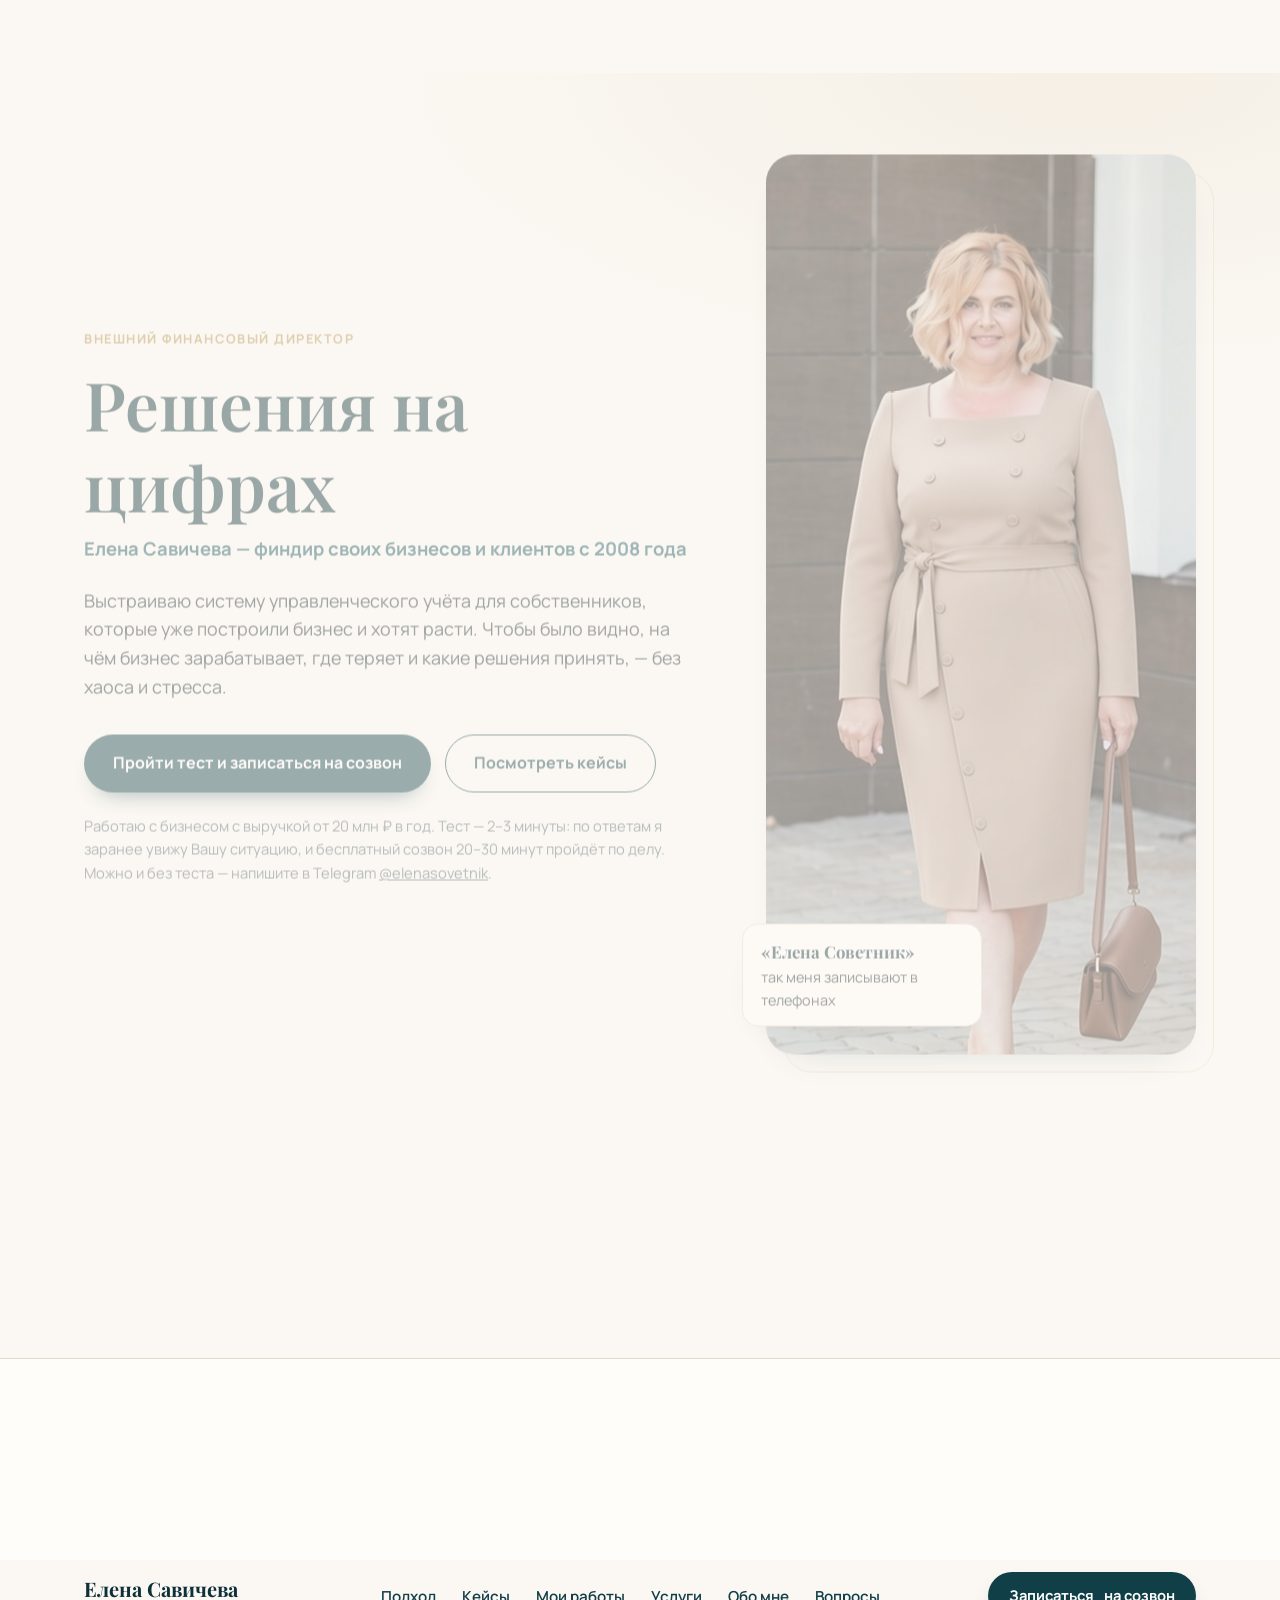
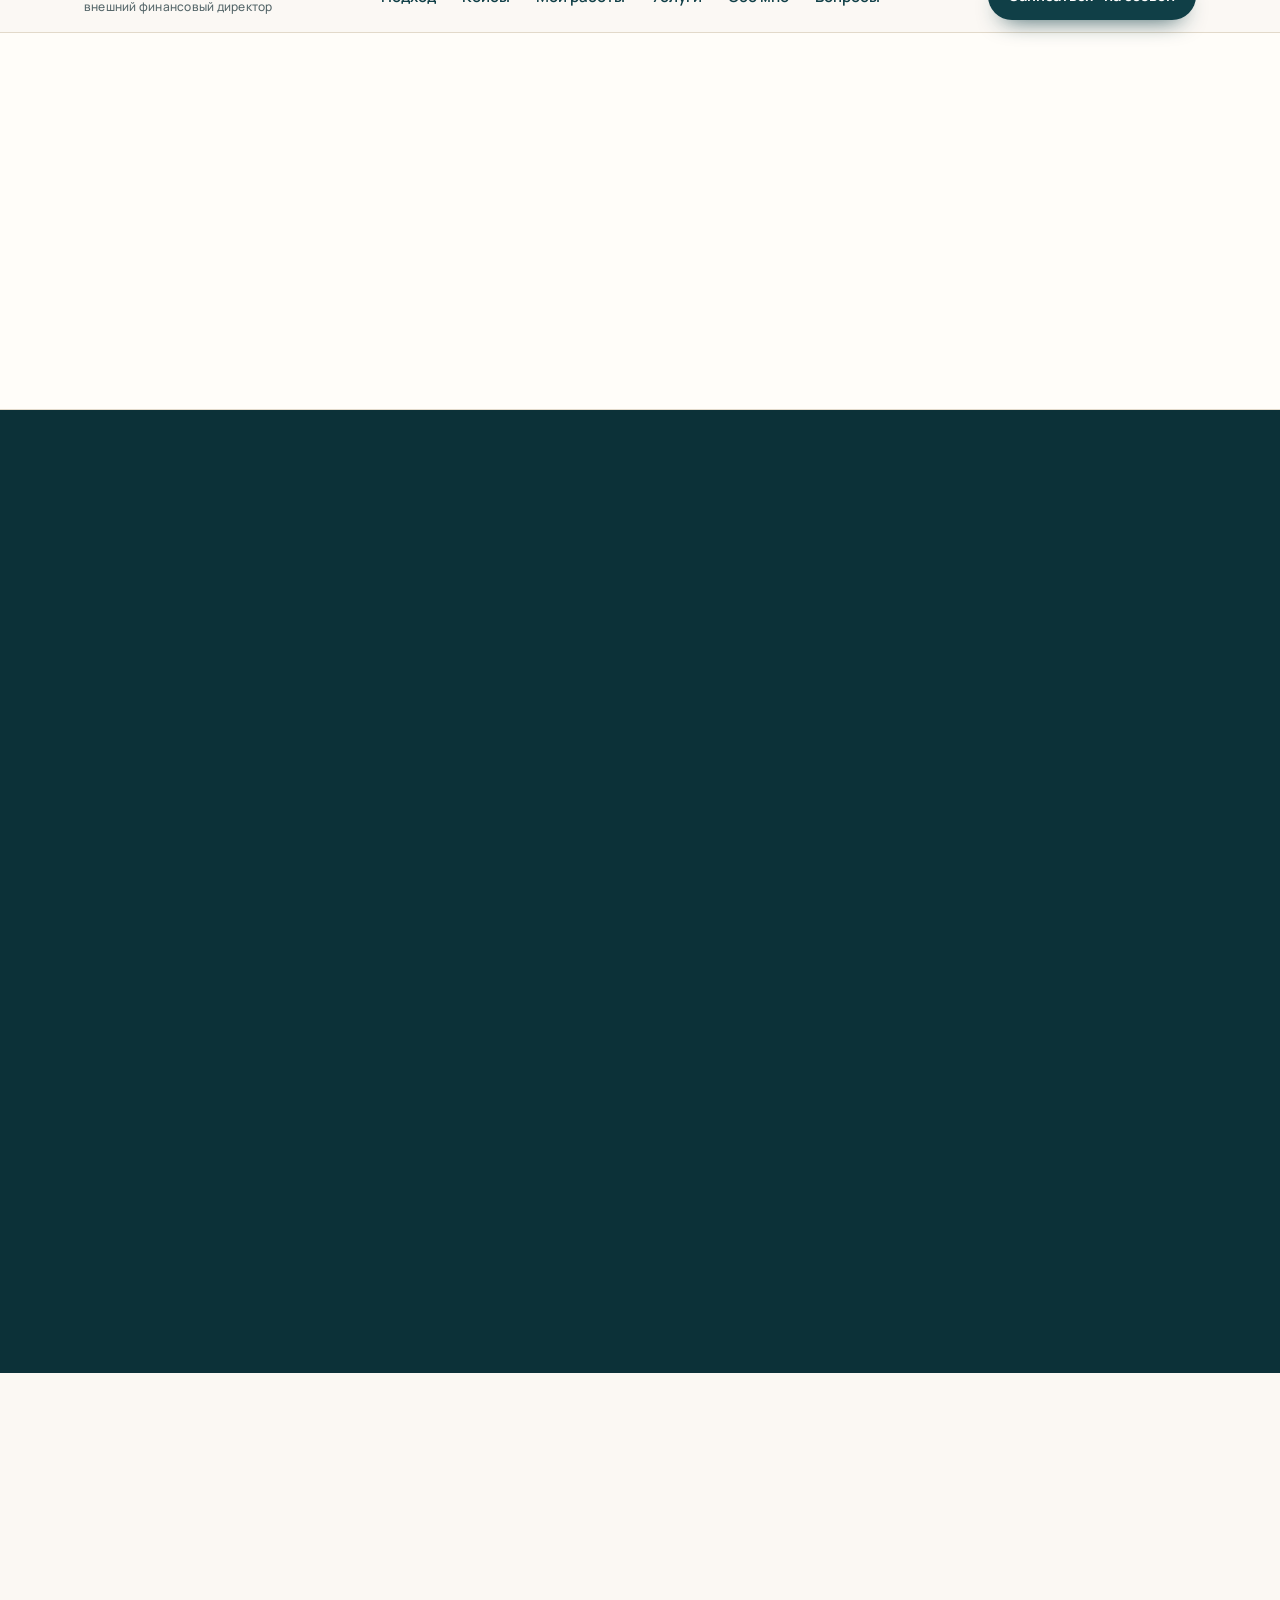
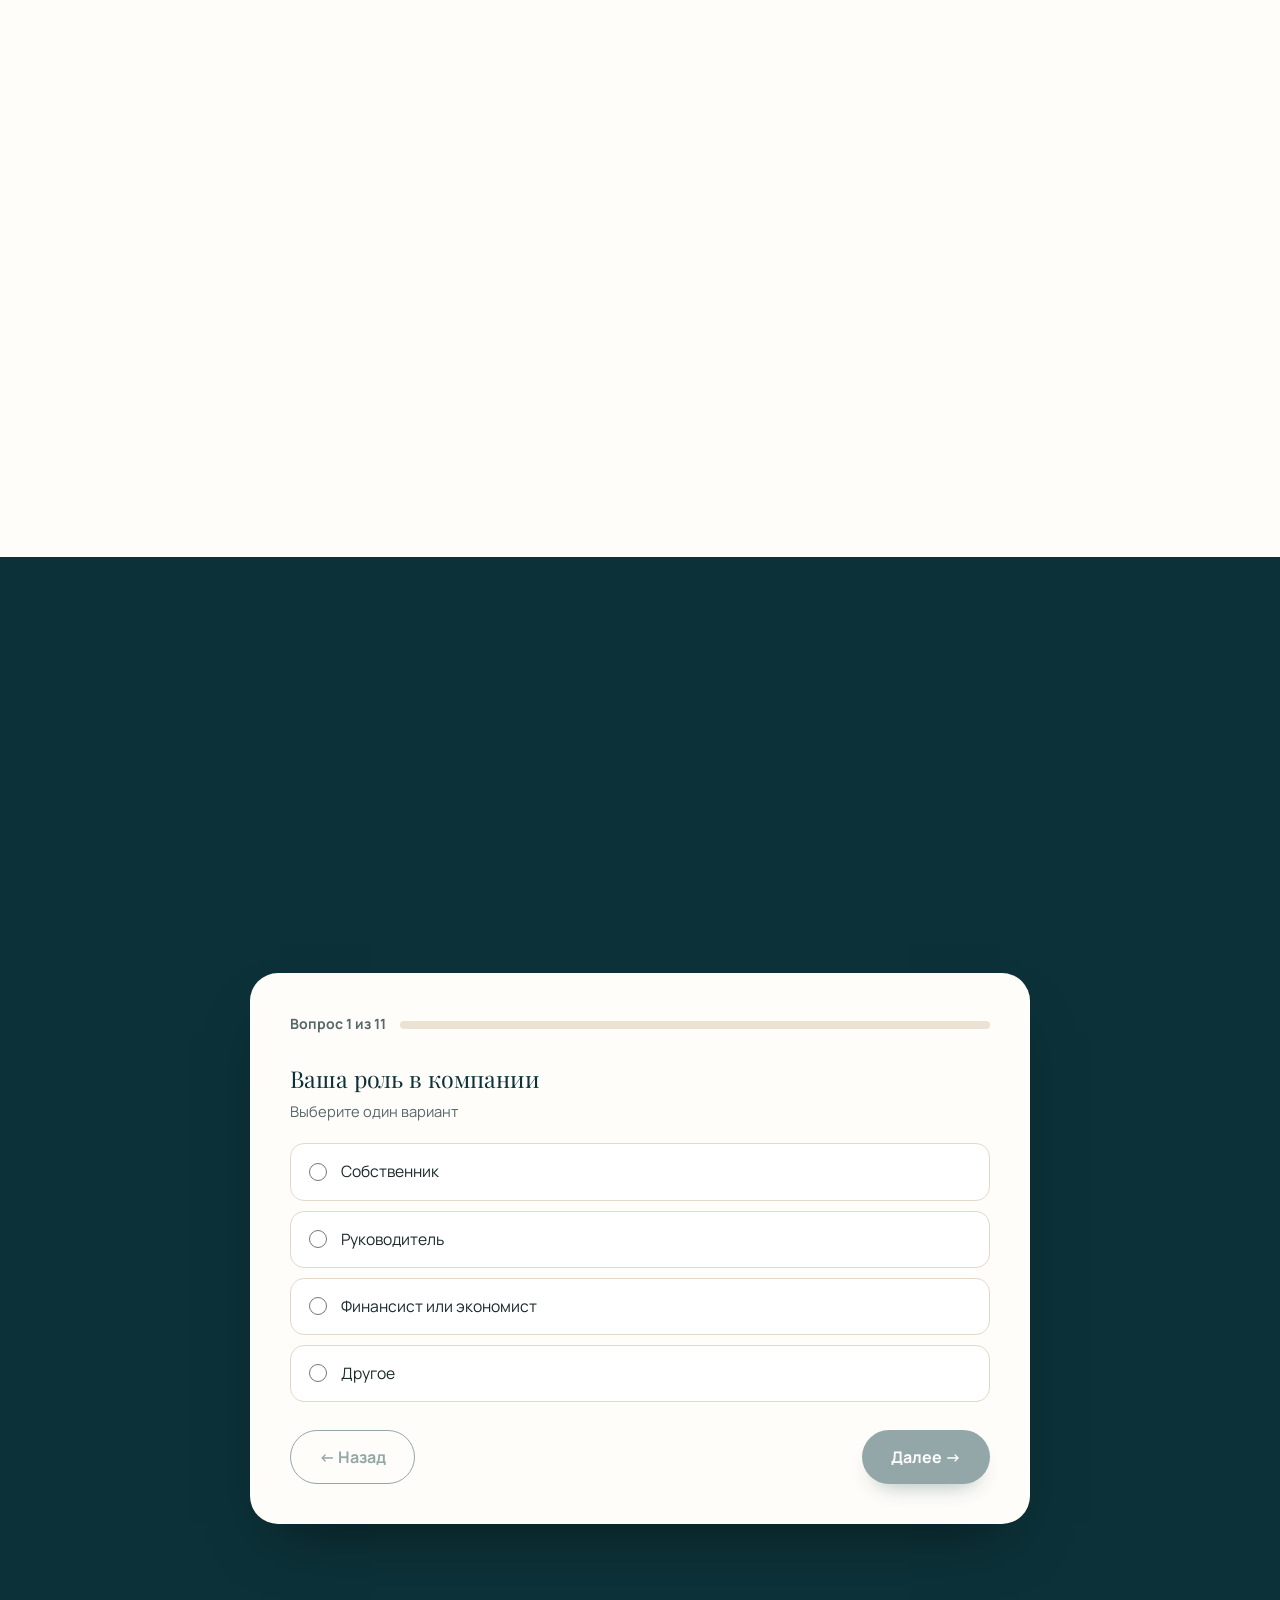
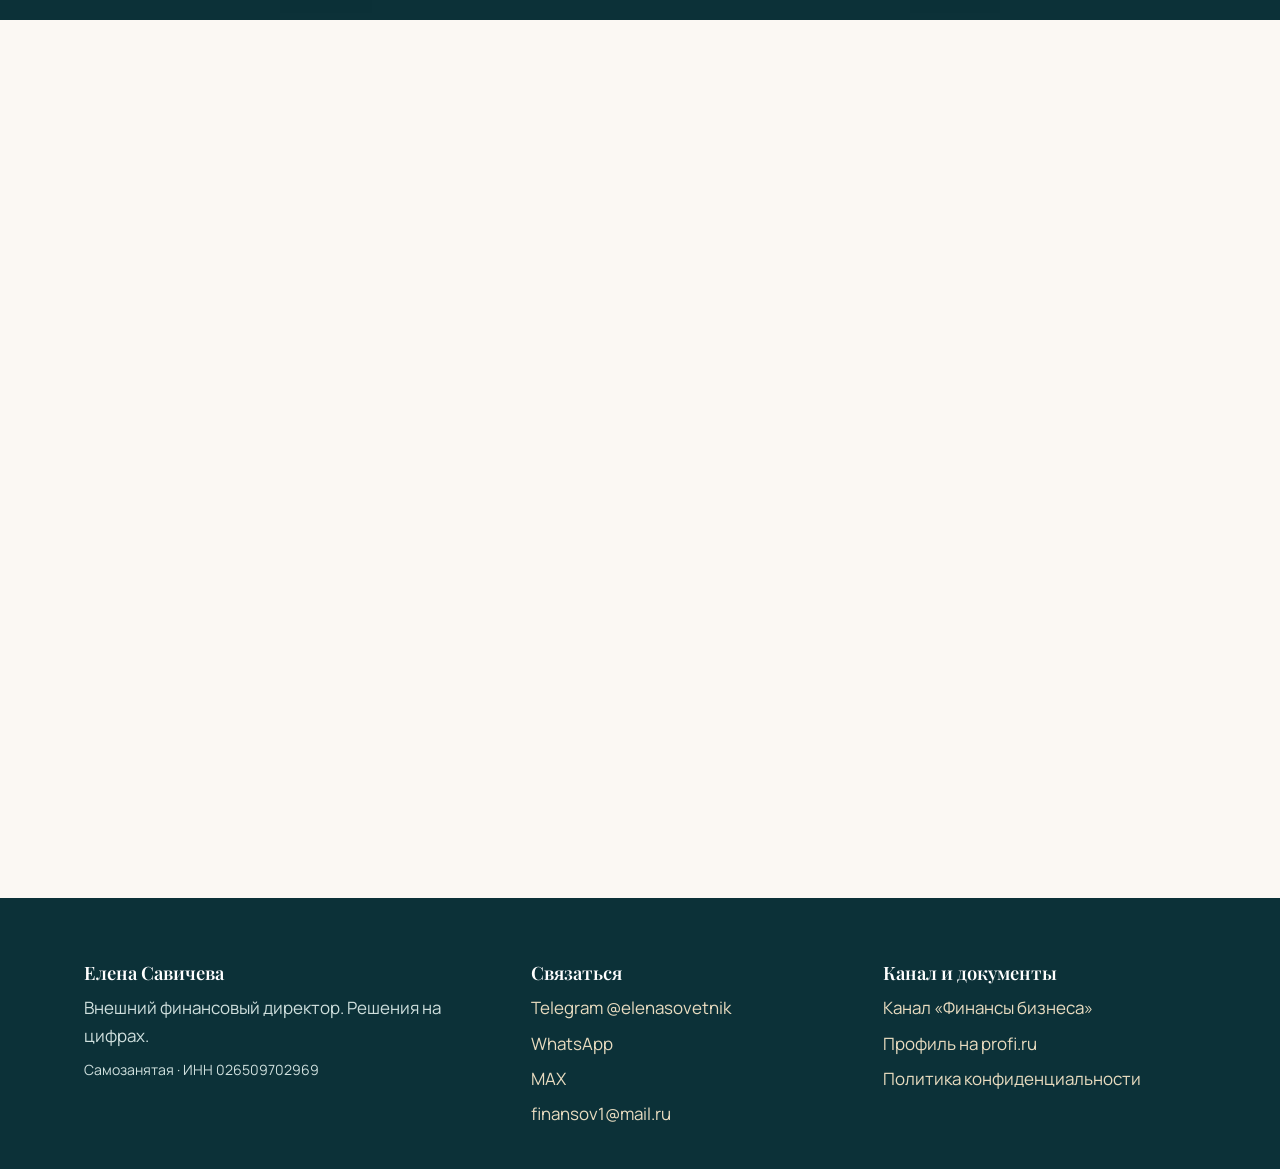
<file: quiz/index.html>
<!DOCTYPE html>
<html lang="ru"><head><meta charset="UTF-8"><title>Тест для собственника</title>
<meta http-equiv="refresh" content="0; url=/#test"><link rel="canonical" href="https://elenasavichevafindir.ru/#test"></head>
<body><p>Тест переехал на главную страницу: <a href="/#test">перейти к тесту</a>.</p></body></html>
</file>
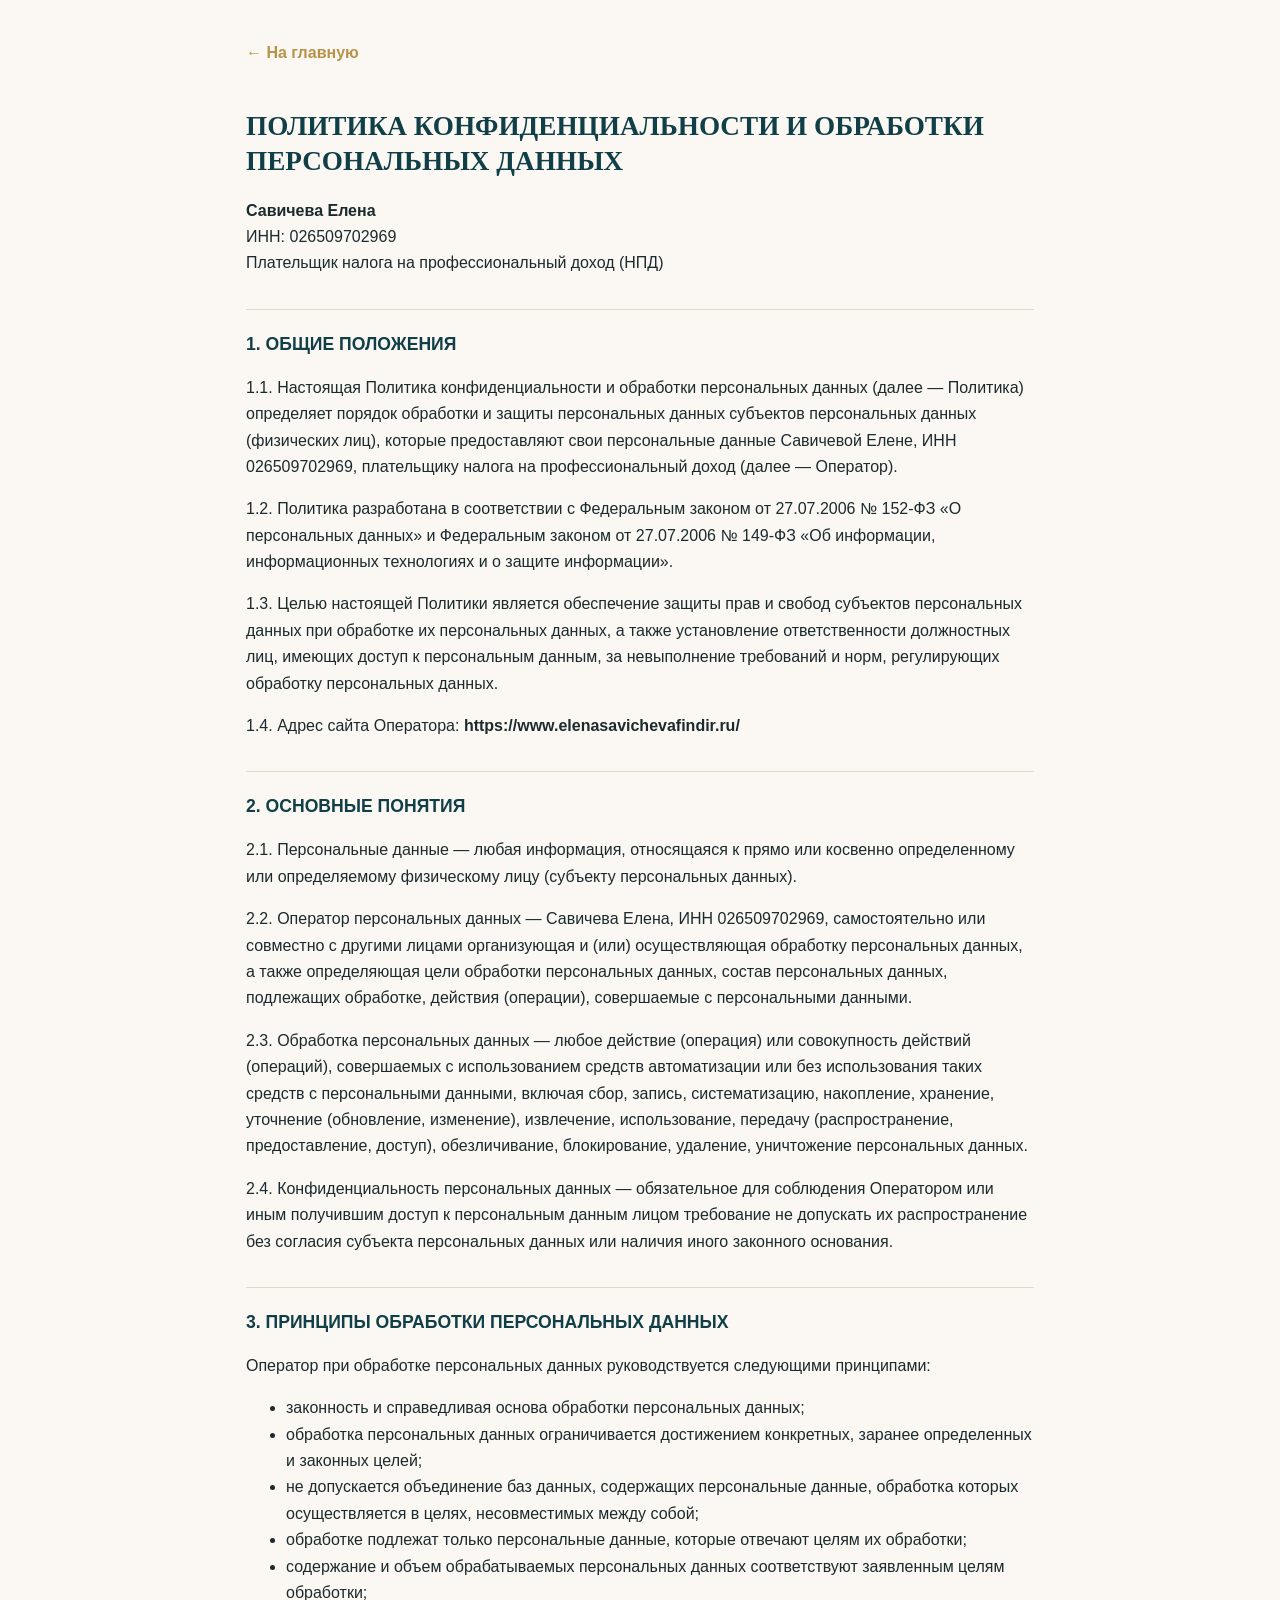
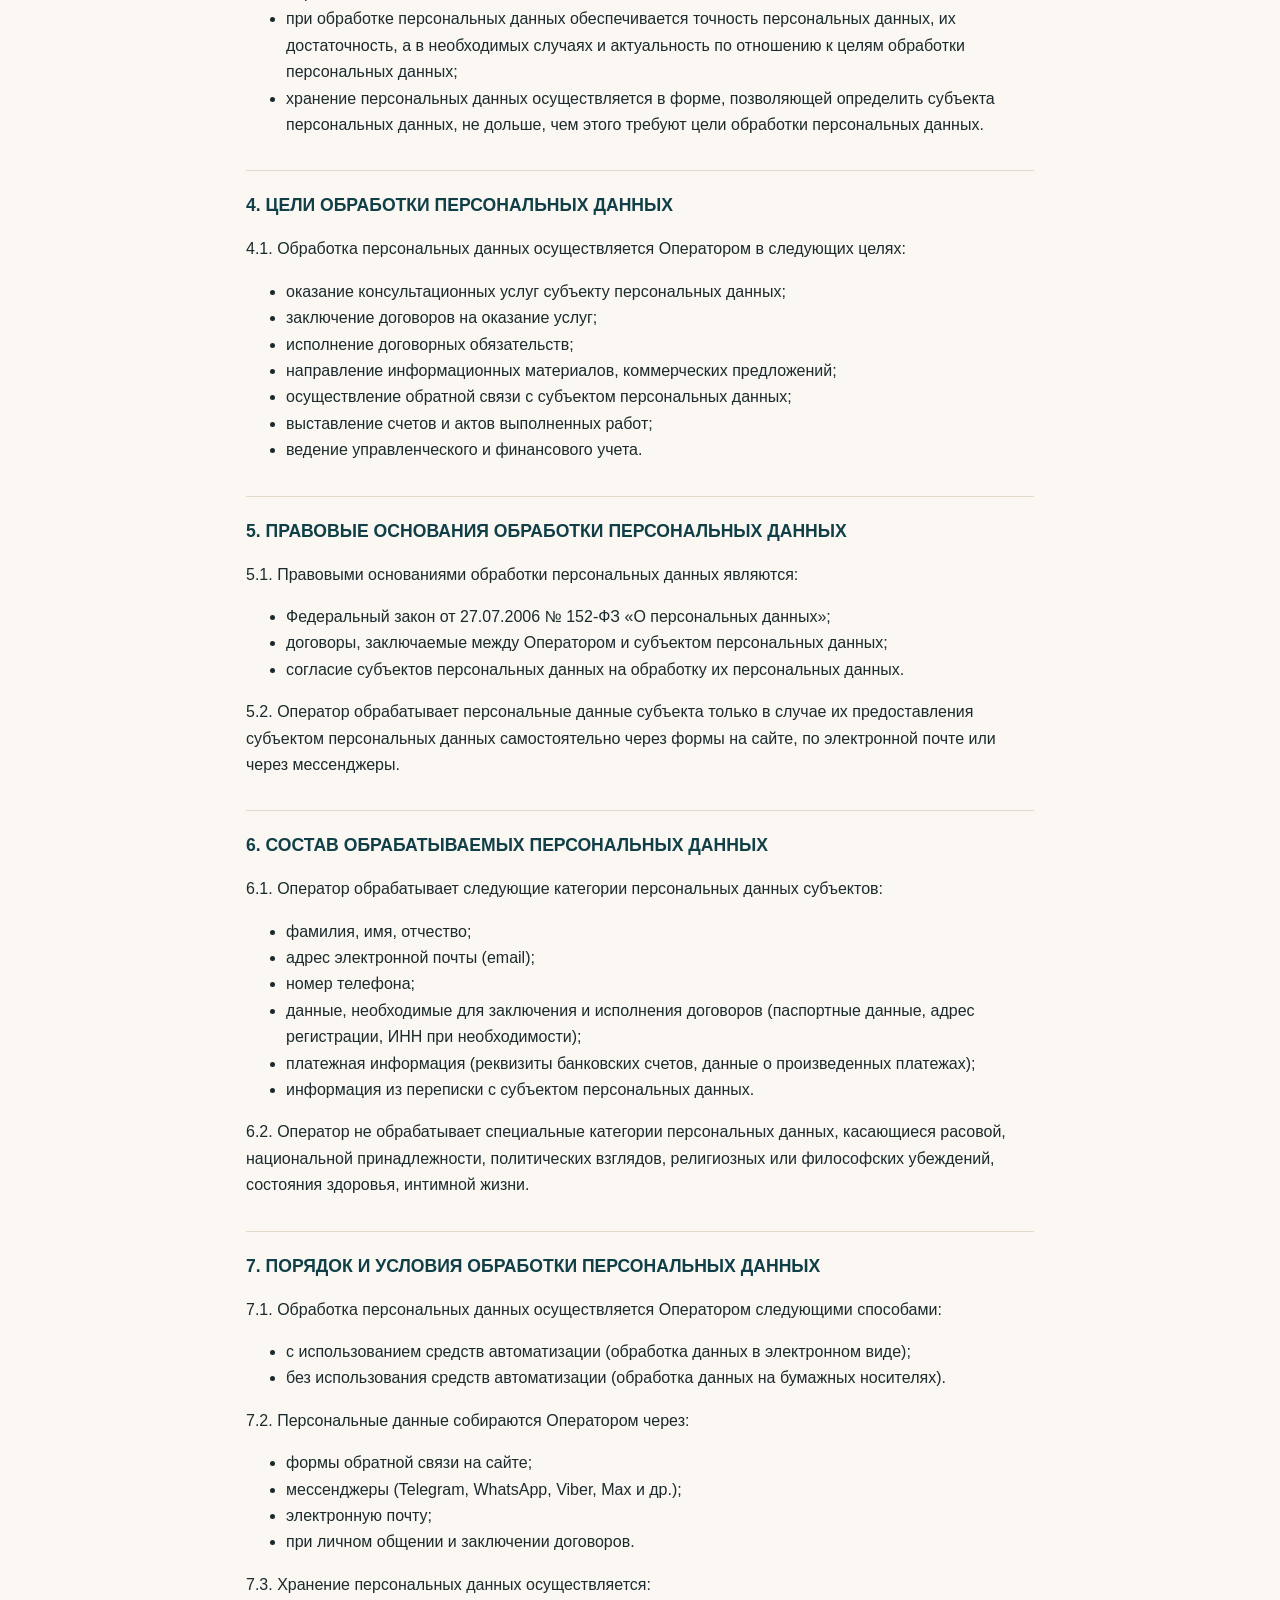
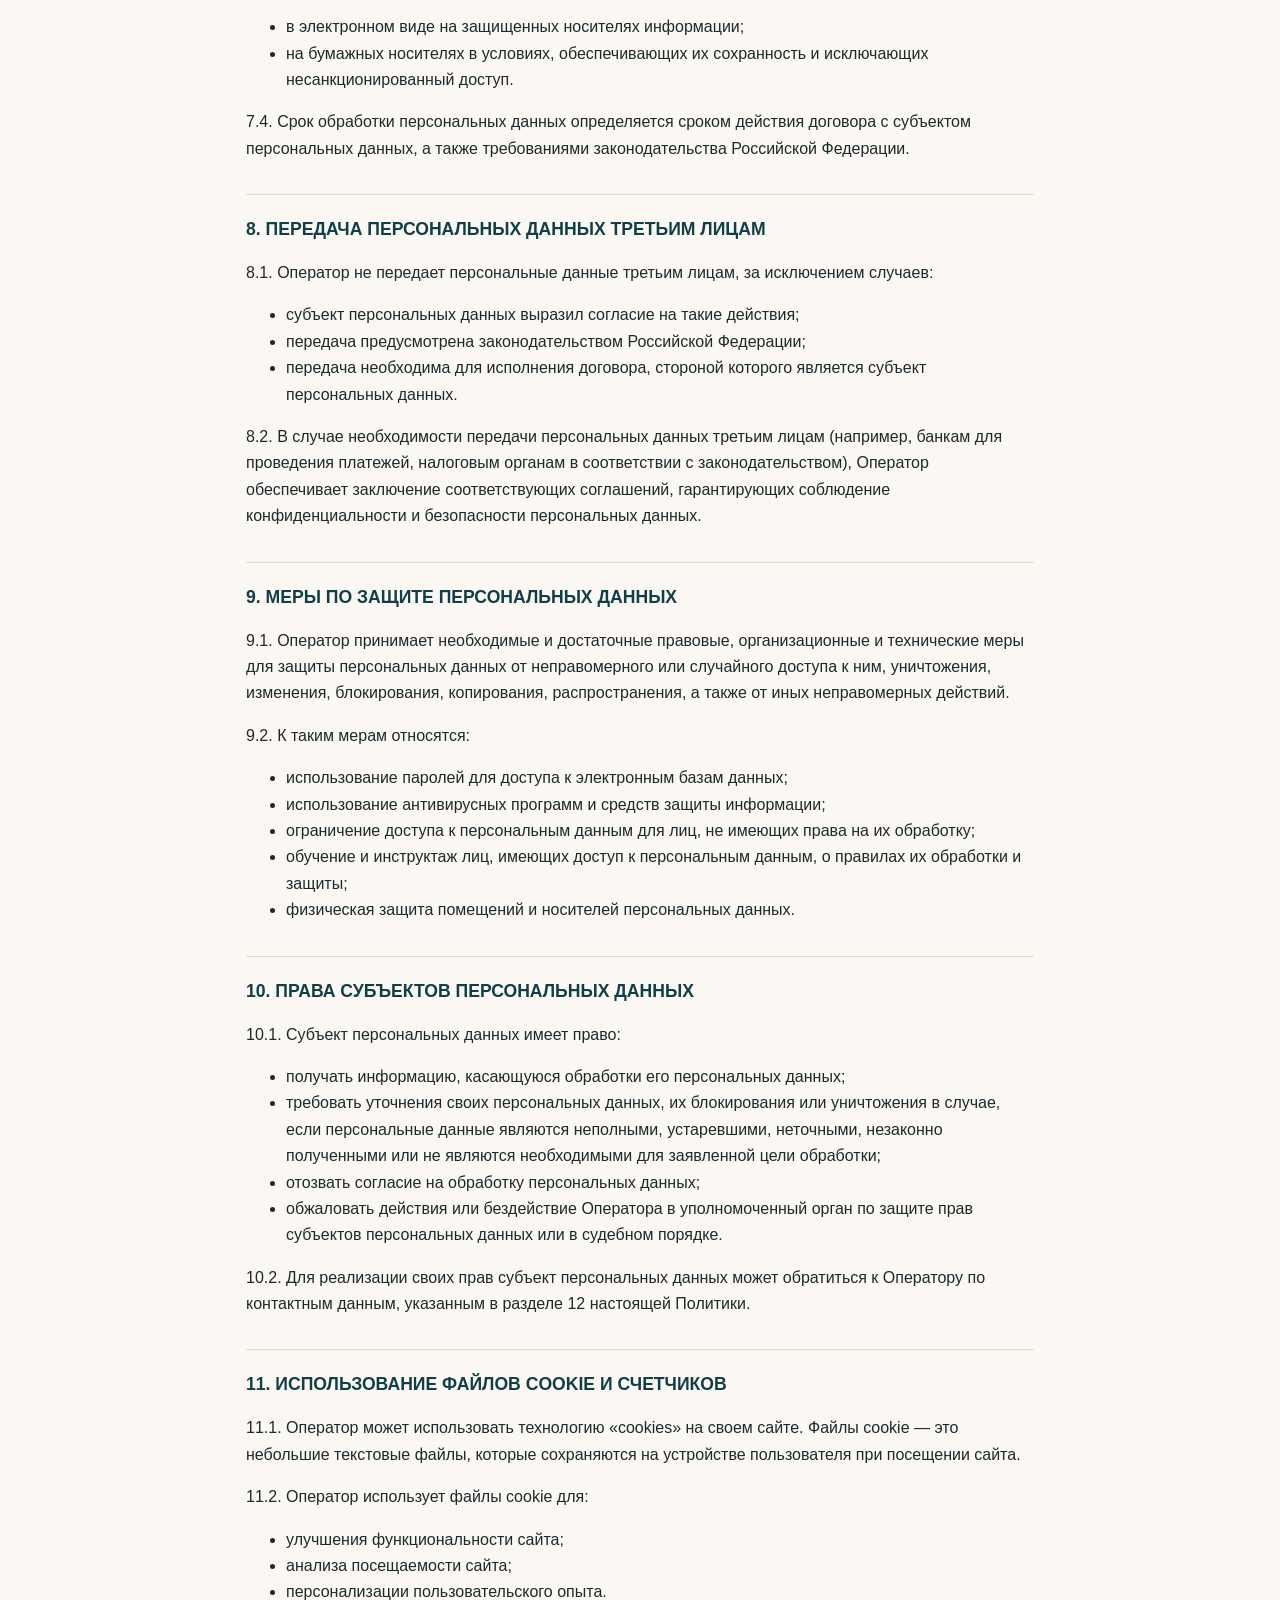
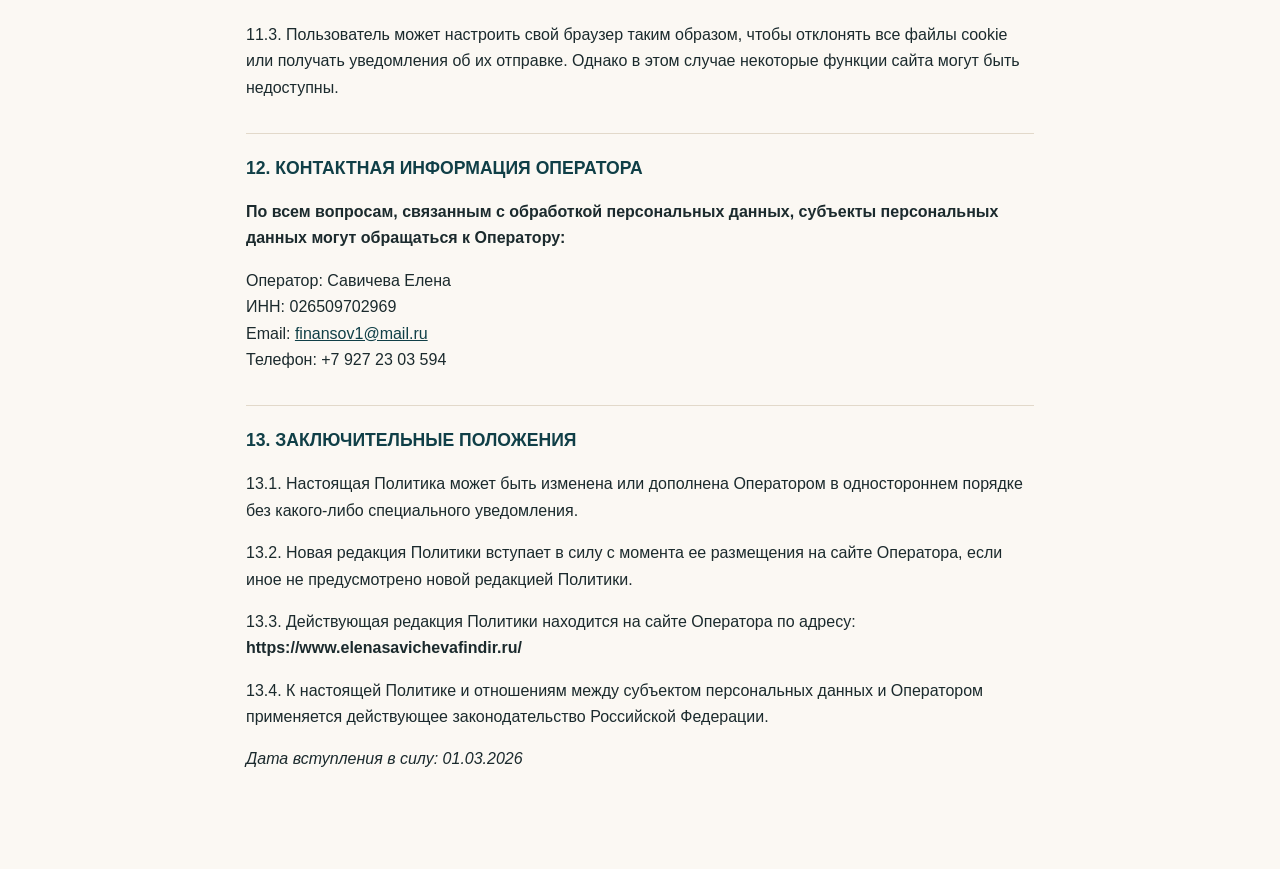
<file: privacy.html>
<!DOCTYPE html>
<html lang="ru"><head><meta charset="UTF-8"><meta name="viewport" content="width=device-width, initial-scale=1.0">
<title>Политика конфиденциальности — Елена Савичева</title>
<link rel="icon" href="favicon.ico">
<style>
:root{--teal:#103f47;--ink:#1b2a2d;--muted:#56676a;--bg:#fbf8f3;--line:#e2d9ca;--gold:#b8924a}
*{box-sizing:border-box}body{margin:0;background:var(--bg);color:var(--ink);font:16px/1.65 'Manrope',-apple-system,'Segoe UI',Roboto,Arial,sans-serif}
main{max-width:820px;margin:0 auto;padding:40px 16px 80px}
a{color:var(--teal)}h1{font-family:Georgia,serif;color:var(--teal);font-size:1.7rem;line-height:1.3}
h2{color:var(--teal);font-size:1.1rem;margin-top:32px;border-top:1px solid var(--line);padding-top:20px}
.back{display:inline-block;margin-bottom:24px;text-decoration:none;font-weight:700;color:var(--gold)}
</style></head><body><main>
<a class="back" href="index.html">← На главную</a>
<h1>ПОЛИТИКА КОНФИДЕНЦИАЛЬНОСТИ И ОБРАБОТКИ ПЕРСОНАЛЬНЫХ ДАННЫХ</h1>
            <p><strong>Савичева Елена</strong><br>ИНН: 026509702969<br>Плательщик налога на профессиональный доход (НПД)</p>
            
            <h2>1. ОБЩИЕ ПОЛОЖЕНИЯ</h2>
            <p>1.1. Настоящая Политика конфиденциальности и обработки персональных данных (далее — Политика) определяет порядок обработки и защиты персональных данных субъектов персональных данных (физических лиц), которые предоставляют свои персональные данные Савичевой Елене, ИНН 026509702969, плательщику налога на профессиональный доход (далее — Оператор).</p>
            <p>1.2. Политика разработана в соответствии с Федеральным законом от 27.07.2006 № 152-ФЗ «О персональных данных» и Федеральным законом от 27.07.2006 № 149-ФЗ «Об информации, информационных технологиях и о защите информации».</p>
            <p>1.3. Целью настоящей Политики является обеспечение защиты прав и свобод субъектов персональных данных при обработке их персональных данных, а также установление ответственности должностных лиц, имеющих доступ к персональным данным, за невыполнение требований и норм, регулирующих обработку персональных данных.</p>
            <p>1.4. Адрес сайта Оператора: <strong>https://www.elenasavichevafindir.ru/</strong></p>

            <h2>2. ОСНОВНЫЕ ПОНЯТИЯ</h2>
            <p>2.1. Персональные данные — любая информация, относящаяся к прямо или косвенно определенному или определяемому физическому лицу (субъекту персональных данных).</p>
            <p>2.2. Оператор персональных данных — Савичева Елена, ИНН 026509702969, самостоятельно или совместно с другими лицами организующая и (или) осуществляющая обработку персональных данных, а также определяющая цели обработки персональных данных, состав персональных данных, подлежащих обработке, действия (операции), совершаемые с персональными данными.</p>
            <p>2.3. Обработка персональных данных — любое действие (операция) или совокупность действий (операций), совершаемых с использованием средств автоматизации или без использования таких средств с персональными данными, включая сбор, запись, систематизацию, накопление, хранение, уточнение (обновление, изменение), извлечение, использование, передачу (распространение, предоставление, доступ), обезличивание, блокирование, удаление, уничтожение персональных данных.</p>
            <p>2.4. Конфиденциальность персональных данных — обязательное для соблюдения Оператором или иным получившим доступ к персональным данным лицом требование не допускать их распространение без согласия субъекта персональных данных или наличия иного законного основания.</p>

            <h2>3. ПРИНЦИПЫ ОБРАБОТКИ ПЕРСОНАЛЬНЫХ ДАННЫХ</h2>
            <p>Оператор при обработке персональных данных руководствуется следующими принципами:</p>
            <ul>
                <li>законность и справедливая основа обработки персональных данных;</li>
                <li>обработка персональных данных ограничивается достижением конкретных, заранее определенных и законных целей;</li>
                <li>не допускается объединение баз данных, содержащих персональные данные, обработка которых осуществляется в целях, несовместимых между собой;</li>
                <li>обработке подлежат только персональные данные, которые отвечают целям их обработки;</li>
                <li>содержание и объем обрабатываемых персональных данных соответствуют заявленным целям обработки;</li>
                <li>при обработке персональных данных обеспечивается точность персональных данных, их достаточность, а в необходимых случаях и актуальность по отношению к целям обработки персональных данных;</li>
                <li>хранение персональных данных осуществляется в форме, позволяющей определить субъекта персональных данных, не дольше, чем этого требуют цели обработки персональных данных.</li>
            </ul>

            <h2>4. ЦЕЛИ ОБРАБОТКИ ПЕРСОНАЛЬНЫХ ДАННЫХ</h2>
            <p>4.1. Обработка персональных данных осуществляется Оператором в следующих целях:</p>
            <ul>
                <li>оказание консультационных услуг субъекту персональных данных;</li>
                <li>заключение договоров на оказание услуг;</li>
                <li>исполнение договорных обязательств;</li>
                <li>направление информационных материалов, коммерческих предложений;</li>
                <li>осуществление обратной связи с субъектом персональных данных;</li>
                <li>выставление счетов и актов выполненных работ;</li>
                <li>ведение управленческого и финансового учета.</li>
            </ul>

            <h2>5. ПРАВОВЫЕ ОСНОВАНИЯ ОБРАБОТКИ ПЕРСОНАЛЬНЫХ ДАННЫХ</h2>
            <p>5.1. Правовыми основаниями обработки персональных данных являются:</p>
            <ul>
                <li>Федеральный закон от 27.07.2006 № 152-ФЗ «О персональных данных»;</li>
                <li>договоры, заключаемые между Оператором и субъектом персональных данных;</li>
                <li>согласие субъектов персональных данных на обработку их персональных данных.</li>
            </ul>
            <p>5.2. Оператор обрабатывает персональные данные субъекта только в случае их предоставления субъектом персональных данных самостоятельно через формы на сайте, по электронной почте или через мессенджеры.</p>

            <h2>6. СОСТАВ ОБРАБАТЫВАЕМЫХ ПЕРСОНАЛЬНЫХ ДАННЫХ</h2>
            <p>6.1. Оператор обрабатывает следующие категории персональных данных субъектов:</p>
            <ul>
                <li>фамилия, имя, отчество;</li>
                <li>адрес электронной почты (email);</li>
                <li>номер телефона;</li>
                <li>данные, необходимые для заключения и исполнения договоров (паспортные данные, адрес регистрации, ИНН при необходимости);</li>
                <li>платежная информация (реквизиты банковских счетов, данные о произведенных платежах);</li>
                <li>информация из переписки с субъектом персональных данных.</li>
            </ul>
            <p>6.2. Оператор не обрабатывает специальные категории персональных данных, касающиеся расовой, национальной принадлежности, политических взглядов, религиозных или философских убеждений, состояния здоровья, интимной жизни.</p>

            <h2>7. ПОРЯДОК И УСЛОВИЯ ОБРАБОТКИ ПЕРСОНАЛЬНЫХ ДАННЫХ</h2>
            <p>7.1. Обработка персональных данных осуществляется Оператором следующими способами:</p>
            <ul>
                <li>с использованием средств автоматизации (обработка данных в электронном виде);</li>
                <li>без использования средств автоматизации (обработка данных на бумажных носителях).</li>
            </ul>
            <p>7.2. Персональные данные собираются Оператором через:</p>
            <ul>
                <li>формы обратной связи на сайте;</li>
                <li>мессенджеры (Telegram, WhatsApp, Viber, Max и др.);</li>
                <li>электронную почту;</li>
                <li>при личном общении и заключении договоров.</li>
            </ul>
            <p>7.3. Хранение персональных данных осуществляется:</p>
            <ul>
                <li>в электронном виде на защищенных носителях информации;</li>
                <li>на бумажных носителях в условиях, обеспечивающих их сохранность и исключающих несанкционированный доступ.</li>
            </ul>
            <p>7.4. Срок обработки персональных данных определяется сроком действия договора с субъектом персональных данных, а также требованиями законодательства Российской Федерации.</p>

            <h2>8. ПЕРЕДАЧА ПЕРСОНАЛЬНЫХ ДАННЫХ ТРЕТЬИМ ЛИЦАМ</h2>
            <p>8.1. Оператор не передает персональные данные третьим лицам, за исключением случаев:</p>
            <ul>
                <li>субъект персональных данных выразил согласие на такие действия;</li>
                <li>передача предусмотрена законодательством Российской Федерации;</li>
                <li>передача необходима для исполнения договора, стороной которого является субъект персональных данных.</li>
            </ul>
            <p>8.2. В случае необходимости передачи персональных данных третьим лицам (например, банкам для проведения платежей, налоговым органам в соответствии с законодательством), Оператор обеспечивает заключение соответствующих соглашений, гарантирующих соблюдение конфиденциальности и безопасности персональных данных.</p>

            <h2>9. МЕРЫ ПО ЗАЩИТЕ ПЕРСОНАЛЬНЫХ ДАННЫХ</h2>
            <p>9.1. Оператор принимает необходимые и достаточные правовые, организационные и технические меры для защиты персональных данных от неправомерного или случайного доступа к ним, уничтожения, изменения, блокирования, копирования, распространения, а также от иных неправомерных действий.</p>
            <p>9.2. К таким мерам относятся:</p>
            <ul>
                <li>использование паролей для доступа к электронным базам данных;</li>
                <li>использование антивирусных программ и средств защиты информации;</li>
                <li>ограничение доступа к персональным данным для лиц, не имеющих права на их обработку;</li>
                <li>обучение и инструктаж лиц, имеющих доступ к персональным данным, о правилах их обработки и защиты;</li>
                <li>физическая защита помещений и носителей персональных данных.</li>
            </ul>

            <h2>10. ПРАВА СУБЪЕКТОВ ПЕРСОНАЛЬНЫХ ДАННЫХ</h2>
            <p>10.1. Субъект персональных данных имеет право:</p>
            <ul>
                <li>получать информацию, касающуюся обработки его персональных данных;</li>
                <li>требовать уточнения своих персональных данных, их блокирования или уничтожения в случае, если персональные данные являются неполными, устаревшими, неточными, незаконно полученными или не являются необходимыми для заявленной цели обработки;</li>
                <li>отозвать согласие на обработку персональных данных;</li>
                <li>обжаловать действия или бездействие Оператора в уполномоченный орган по защите прав субъектов персональных данных или в судебном порядке.</li>
            </ul>
            <p>10.2. Для реализации своих прав субъект персональных данных может обратиться к Оператору по контактным данным, указанным в разделе 12 настоящей Политики.</p>

            <h2>11. ИСПОЛЬЗОВАНИЕ ФАЙЛОВ COOKIE И СЧЕТЧИКОВ</h2>
            <p>11.1. Оператор может использовать технологию «cookies» на своем сайте. Файлы cookie — это небольшие текстовые файлы, которые сохраняются на устройстве пользователя при посещении сайта.</p>
            <p>11.2. Оператор использует файлы cookie для:</p>
            <ul>
                <li>улучшения функциональности сайта;</li>
                <li>анализа посещаемости сайта;</li>
                <li>персонализации пользовательского опыта.</li>
            </ul>
            <p>11.3. Пользователь может настроить свой браузер таким образом, чтобы отклонять все файлы cookie или получать уведомления об их отправке. Однако в этом случае некоторые функции сайта могут быть недоступны.</p>

            <h2>12. КОНТАКТНАЯ ИНФОРМАЦИЯ ОПЕРАТОРА</h2>
            <p><strong>По всем вопросам, связанным с обработкой персональных данных, субъекты персональных данных могут обращаться к Оператору:</strong></p>
            <p>Оператор: Савичева Елена<br>ИНН: 026509702969<br>Email: <a href="mailto:finansov1@mail.ru">finansov1@mail.ru</a><br>Телефон: +7 927 23 03 594</p>

            <h2>13. ЗАКЛЮЧИТЕЛЬНЫЕ ПОЛОЖЕНИЯ</h2>
            <p>13.1. Настоящая Политика может быть изменена или дополнена Оператором в одностороннем порядке без какого-либо специального уведомления.</p>
            <p>13.2. Новая редакция Политики вступает в силу с момента ее размещения на сайте Оператора, если иное не предусмотрено новой редакцией Политики.</p>
            <p>13.3. Действующая редакция Политики находится на сайте Оператора по адресу: <strong>https://www.elenasavichevafindir.ru/</strong></p>
            <p>13.4. К настоящей Политике и отношениям между субъектом персональных данных и Оператором применяется действующее законодательство Российской Федерации.</p>
            <p><em>Дата вступления в силу: 01.03.2026</em></p>
</main></body></html>
</file>
